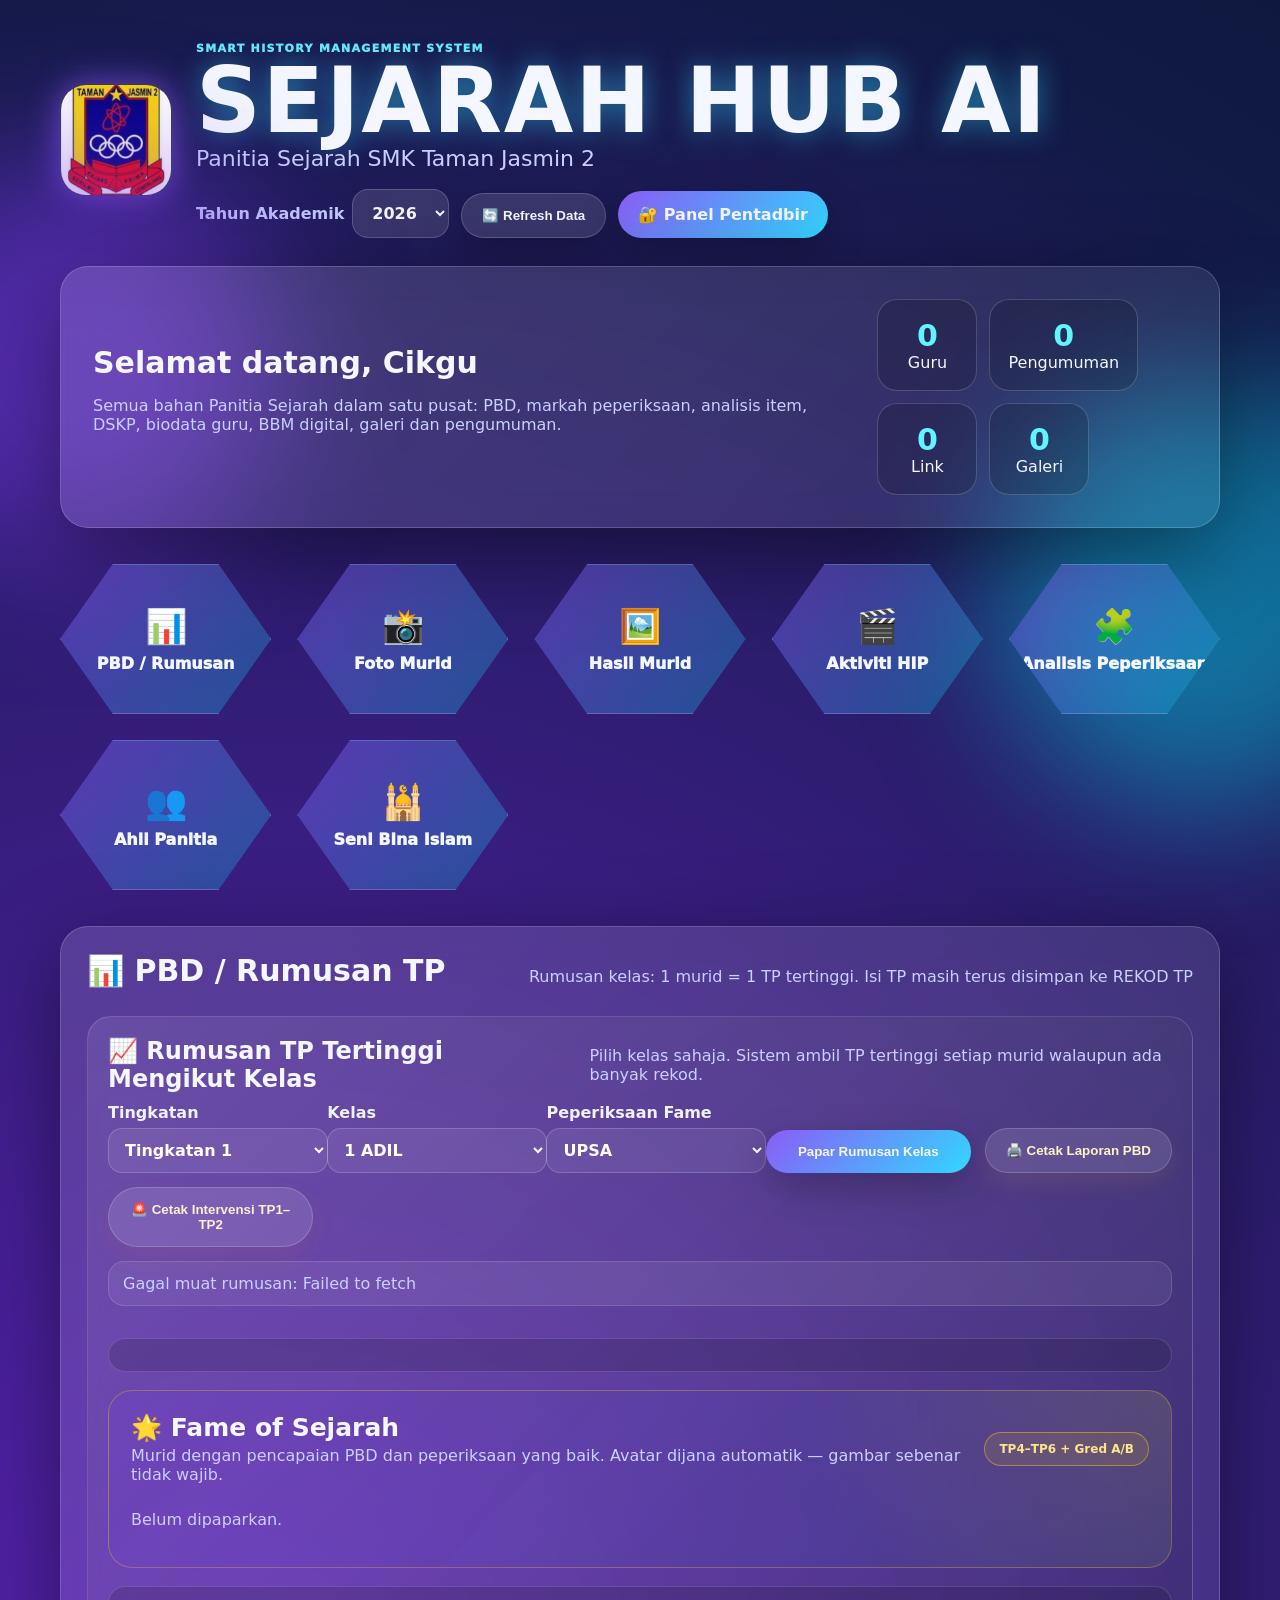
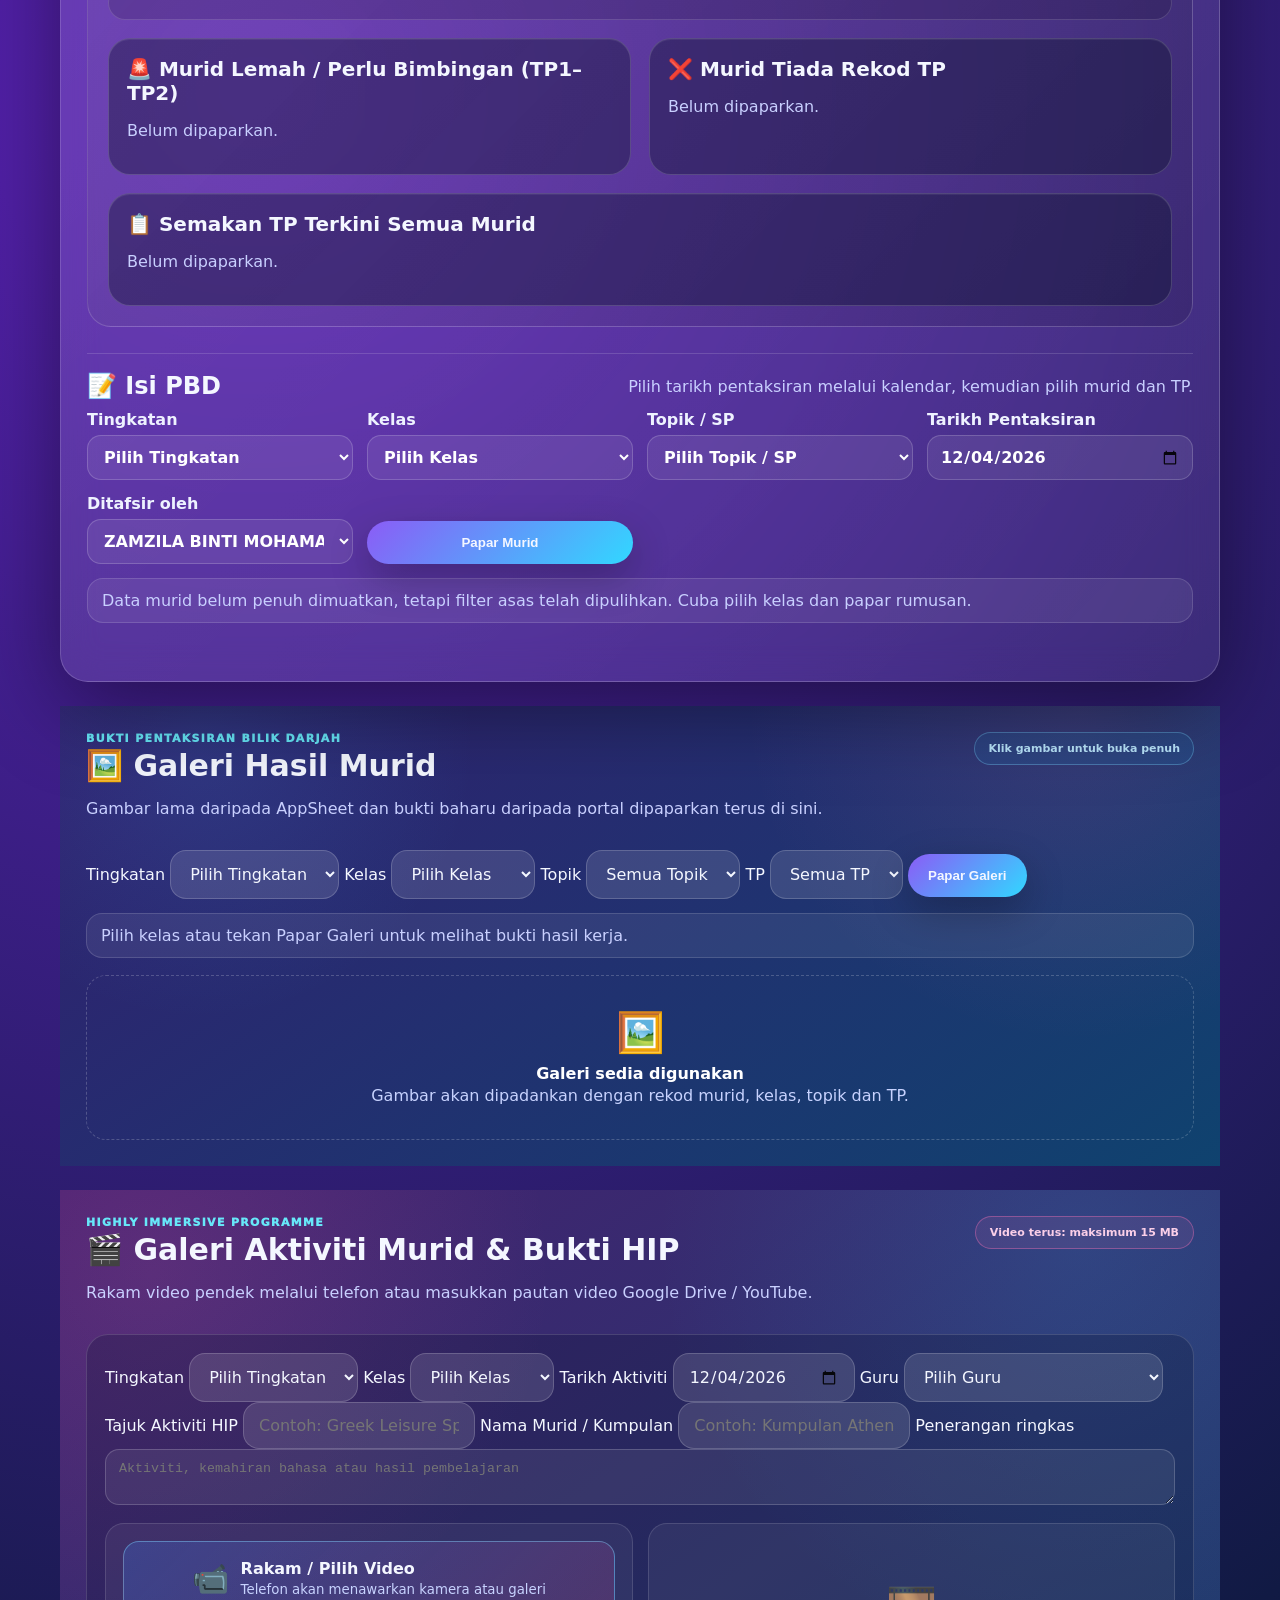
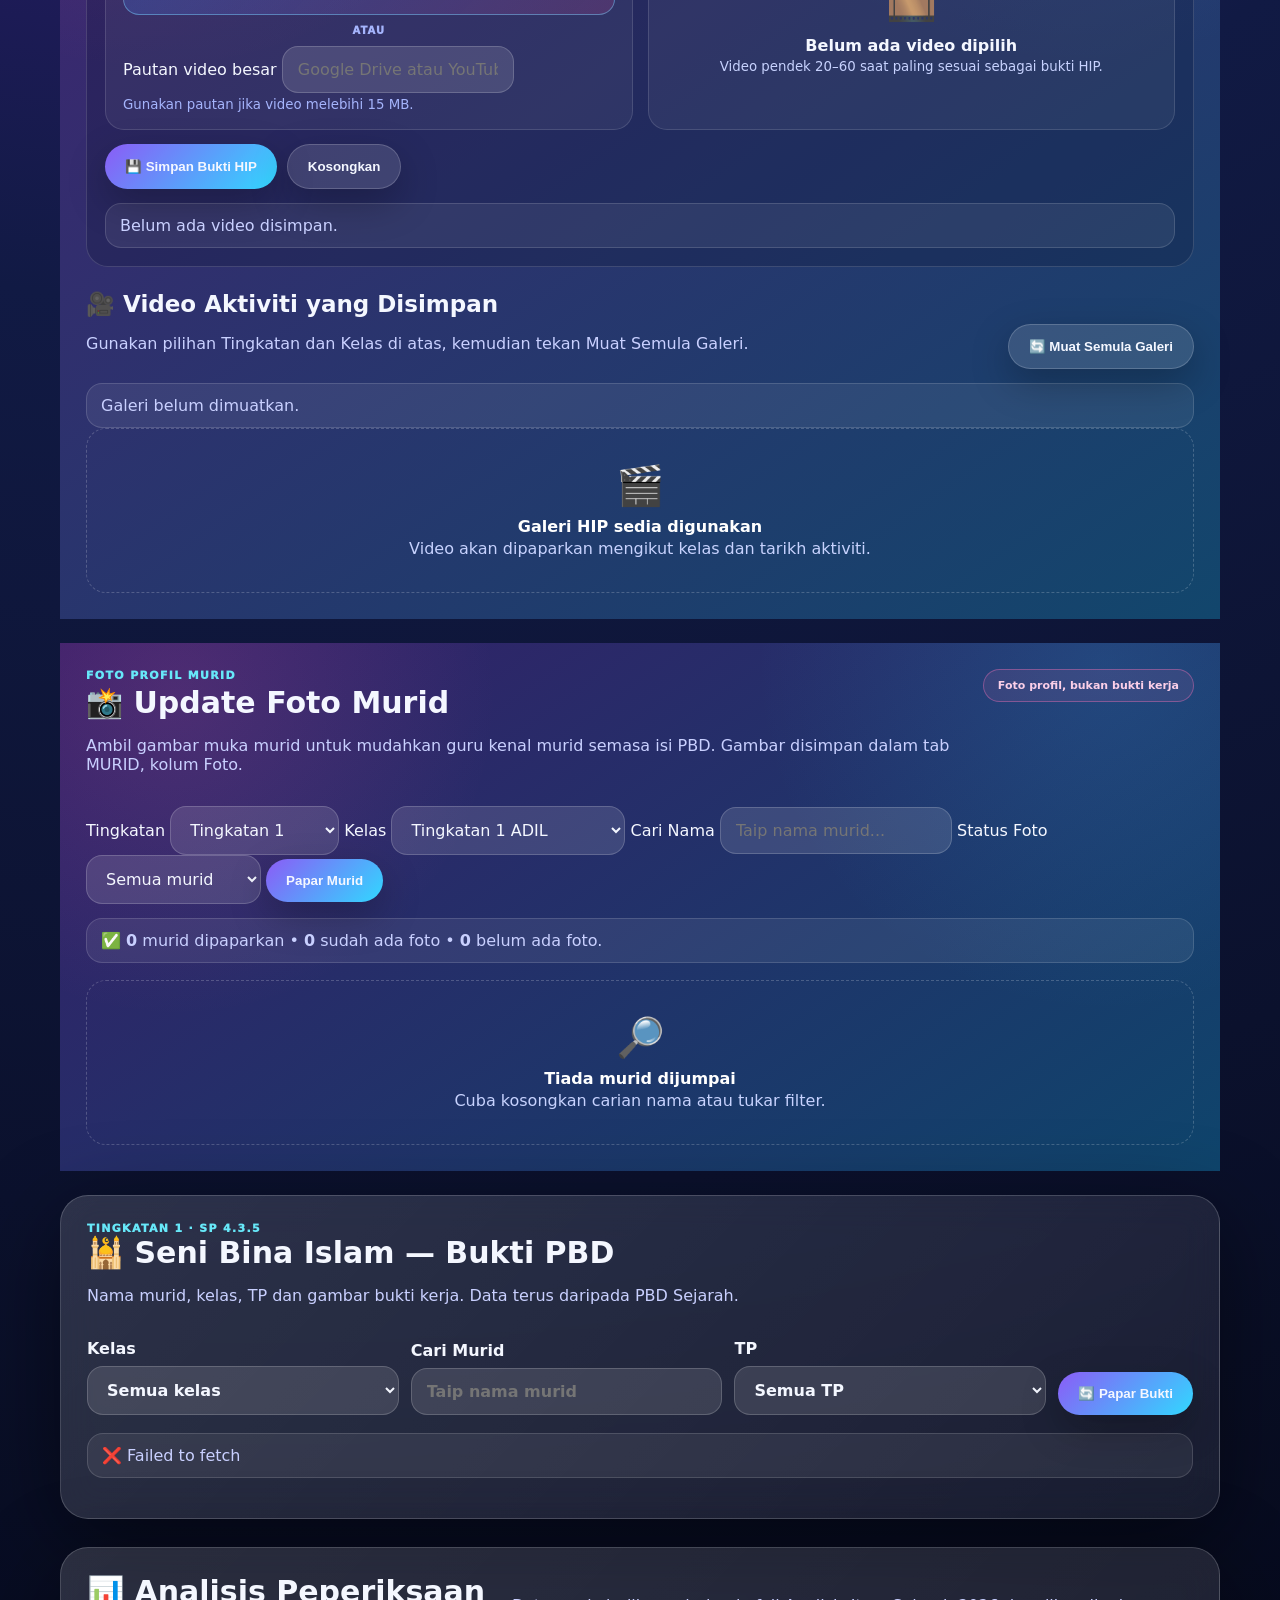
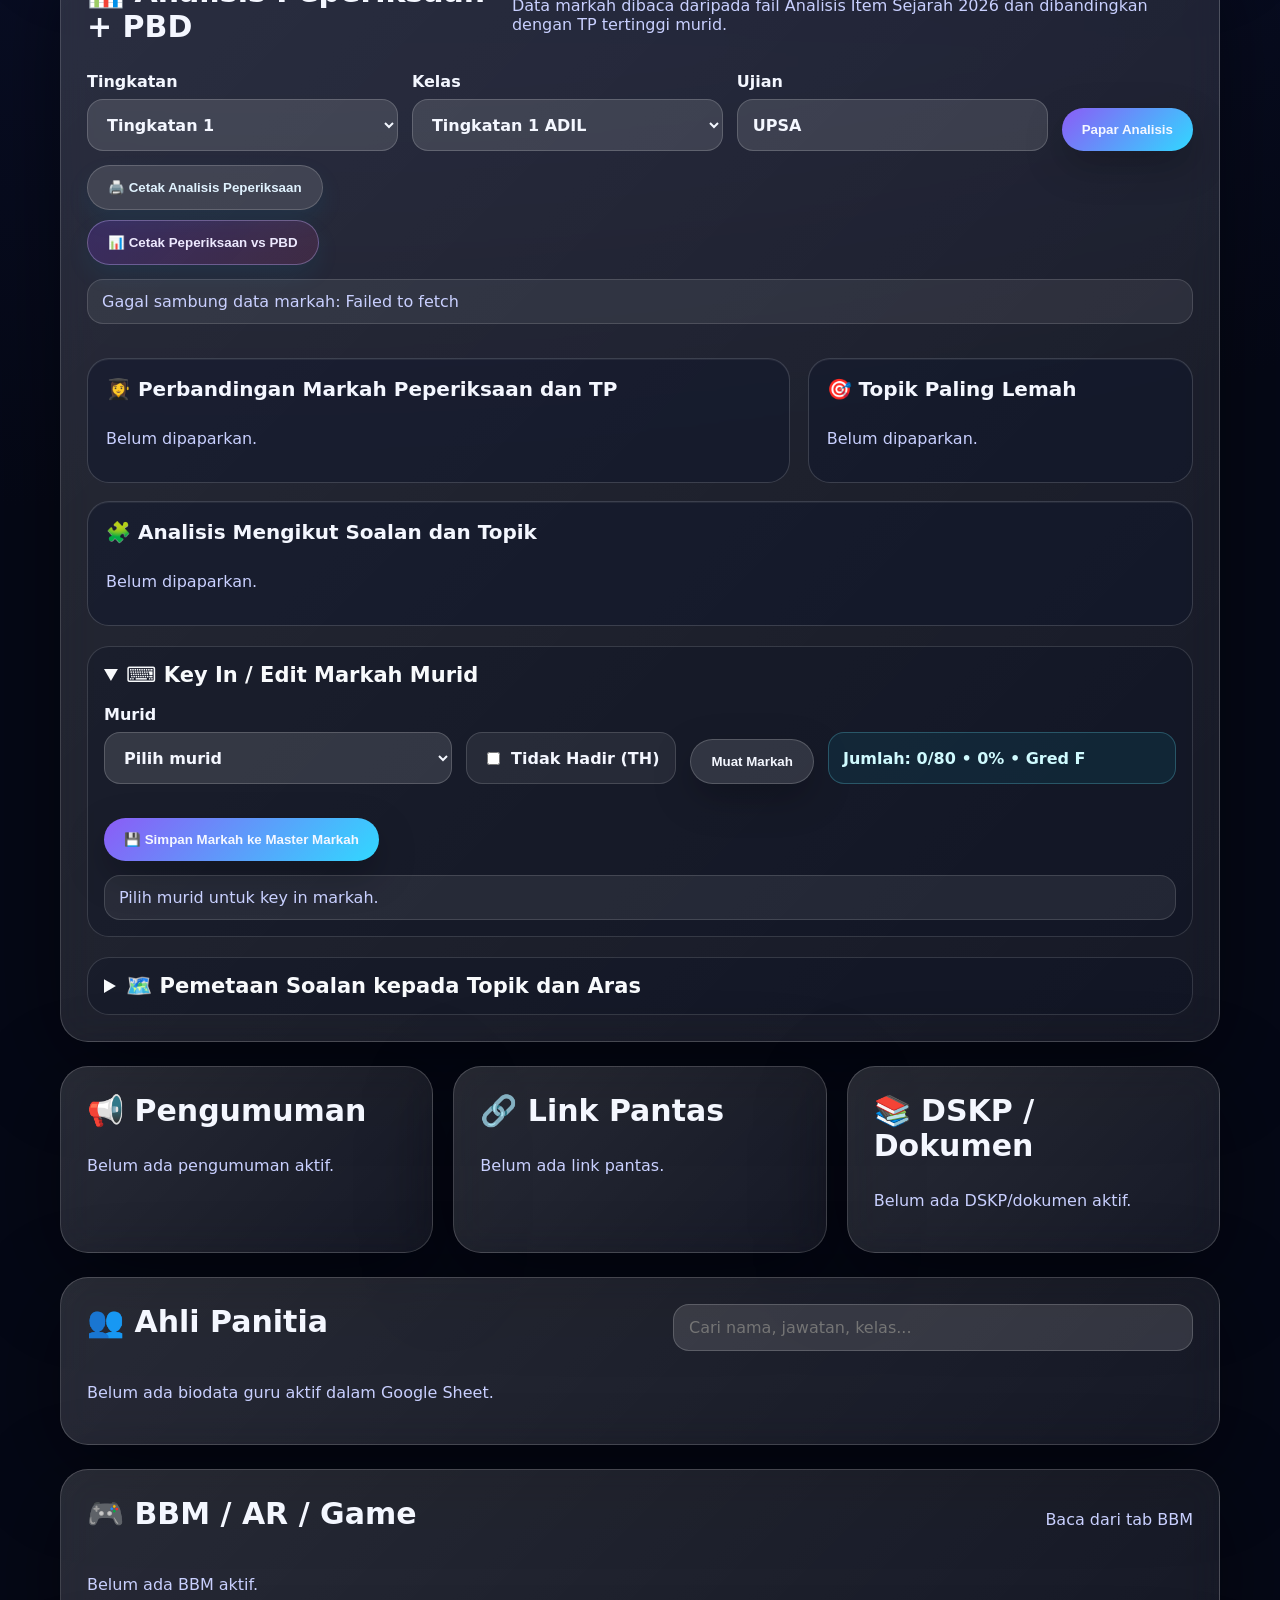
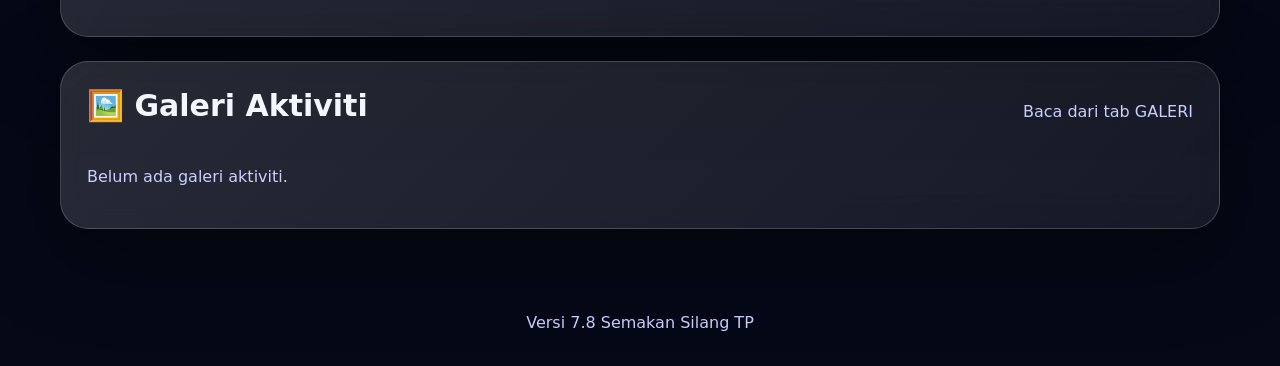
<file: index.html>
<!doctype html>
<html lang="ms">
<head>
  <meta charset="utf-8" />
  <meta name="viewport" content="width=device-width, initial-scale=1" />
  <title>Sejarah Hub AI | SMK Taman Jasmin 2</title>
  <link rel="stylesheet" href="style.css?v=780" />
</head>
<body class="portal-body">
  <div class="bg-orb orb-a"></div><div class="bg-orb orb-b"></div>
  <header class="hero">
    <img src="logo-smktj2.jpg" class="logo" alt="Logo SMK Taman Jasmin 2" onerror="this.onerror=null;this.src='assets/logo-smktj2.jpg'" />
    <div class="hero-text">
      <p class="eyebrow">Smart History Management System</p>
      <h1>SEJARAH HUB AI</h1>
      <p class="subtitle">Panitia Sejarah SMK Taman Jasmin 2</p>
      <div class="top-controls">
        <label>Tahun Akademik
          <select id="yearSelect"><option>2026</option><option>2027</option><option>2028</option><option>2029</option></select>
        </label>
        <button id="reloadBtn" class="pill">🔄 Refresh Data</button>
        <a href="admin.html" class="pill primary">🔐 Panel Pentadbir</a>
      </div>
    </div>
  </header>

  <main class="wrap">
    <section class="glass welcome">
      <div>
        <h2>Selamat datang, Cikgu</h2>
        <p>Semua bahan Panitia Sejarah dalam satu pusat: PBD, markah peperiksaan, analisis item, DSKP, biodata guru, BBM digital, galeri dan pengumuman.</p>
      </div>
      <div class="stat-strip" id="statStrip"></div>
    </section>

    <section class="hex-grid" id="menuGrid"></section>

    <section class="glass panel pbd-panel" id="pbdPanel">
      <div class="section-head">
        <h2>📊 PBD / Rumusan TP</h2>
        <span class="note">Rumusan kelas: 1 murid = 1 TP tertinggi. Isi TP masih terus disimpan ke REKOD TP</span>
      </div>

      <div class="pbd-summary-block">
        <div class="section-head compact-head">
          <h2>📈 Rumusan TP Tertinggi Mengikut Kelas</h2>
          <span class="note">Pilih kelas sahaja. Sistem ambil TP tertinggi setiap murid walaupun ada banyak rekod.</span>
        </div>
        <div class="pbd-controls summary-controls class-only-controls">
          <label>Tingkatan
            <select id="rumusTingkatan">
              <option value="">Pilih Tingkatan</option>
              <option value="1">Tingkatan 1</option>
              <option value="2">Tingkatan 2</option>
            </select>
          </label>
          <label>Kelas
            <select id="rumusKelas">
              <option value="">Pilih Kelas</option>
              <option value="ADIL">ADIL</option>
              <option value="BESTARI">BESTARI</option>
              <option value="CENDEKIA">CENDEKIA</option>
              <option value="DEDIKASI">DEDIKASI</option>
              <option value="EHSAN">EHSAN</option>
              <option value="GIGIH">GIGIH</option>
              <option value="JUJUR">JUJUR</option>
              <option value="PROGRESIF">PROGRESIF</option>
              <option value="RASIONAL">RASIONAL</option>
              <option value="TEKUN">TEKUN</option>
              <option value="USAHA">USAHA</option>
              <option value="YAKIN">YAKIN</option>
            </select>
          </label>
          <label>Peperiksaan Fame
            <select id="rumusUjian">
              <option value="UPSA">UPSA</option>
            </select>
          </label>
          <button class="pill primary" id="rumusRefreshBtn">Papar Rumusan Kelas</button>
          <button class="pill print-report-btn" id="pbdPrintReportBtn" onclick="openPbdPrintReport()">🖨️ Cetak Laporan PBD</button>
          <button class="pill intervention-report-btn" id="pbdInterventionReportBtn" onclick="openPbdInterventionReport()">🚨 Cetak Intervensi TP1–TP2</button>
        </div>
        <div id="pbdSummaryMeta" class="note pbd-status-box">Pilih tingkatan dan kelas untuk lihat rumusan.</div>
        <div id="pbdSummaryCards" class="summary-cards"></div>
        <div id="pbdTpChart" class="pbd-chart"></div>

        <section class="fame-section" aria-labelledby="fameHeading">
          <div class="section-head compact-head">
            <div>
              <h3 id="fameHeading">🌟 Fame of Sejarah</h3>
              <p class="note fame-note">Murid dengan pencapaian PBD dan peperiksaan yang baik. Avatar dijana automatik — gambar sebenar tidak wajib.</p>
            </div>
            <span class="fame-rule">TP4–TP6 + Gred A/B</span>
          </div>
          <div id="pbdFameGrid" class="fame-grid">
            <p class="note">Pilih kelas untuk melihat Fame of Sejarah.</p>
          </div>
        </section>

        <div id="pbdGuruSummary" class="teacher-summary"></div>
        <div class="pbd-list-grid">
          <div class="pbd-list-card">
            <h3>🚨 Murid Lemah / Perlu Bimbingan (TP1–TP2)</h3>
            <div id="pbdWeakList" class="pbd-mini-table"><p class="note">Belum dipaparkan.</p></div>
          </div>
          <div class="pbd-list-card">
            <h3>❌ Murid Tiada Rekod TP</h3>
            <div id="pbdNoRecordList" class="pbd-mini-table"><p class="note">Belum dipaparkan.</p></div>
          </div>
        </div>
        <div class="pbd-list-card full-list-card">
          <h3>📋 Semakan TP Terkini Semua Murid</h3>
          <div id="pbdAllTpList" class="pbd-mini-table"><p class="note">Belum dipaparkan.</p></div>
        </div>
      </div>

      <div class="section-head compact-head isi-head">
        <h2>📝 Isi PBD</h2>
        <span class="note">Pilih tarikh pentaksiran melalui kalendar, kemudian pilih murid dan TP.</span>
      </div>
      <div class="pbd-controls">
        <label>Tingkatan
          <select id="pbdTingkatan"><option value="">Pilih Tingkatan</option></select>
        </label>
        <label>Kelas
          <select id="pbdKelas"><option value="">Pilih Kelas</option></select>
        </label>
        <label>Topik / SP
          <select id="pbdTopik">
              <option value="">Pilih Topik / SP</option>
            </select>
        </label>
        <label>Tarikh Pentaksiran
          <input id="pbdTarikh" type="date" />
        </label>
        <label>Ditafsir oleh
          <select id="pbdGuru">
              <option value="">Pilih guru</option>
              <option value="ZAMZILA BINTI MOHAMAT">ZAMZILA BINTI MOHAMAT</option>
            </select>
        </label>
        <button class="pill primary" id="pbdLoadBtn">Papar Murid</button>
      </div>
      <div id="pbdStatus" class="note pbd-status-box"></div>
      <div id="pbdProgress" class="pbd-progress"></div>
      <div id="pbdStudents" class="pbd-students"></div>
      <div class="pbd-actions">
        <button class="pill primary" id="pbdSaveBtn" style="display:none">💾 Simpan TP ke Google Sheet</button>
      </div>
    </section>



    <section class="glass panel exam-panel" id="examPanel">
      <div class="section-head">
        <h2>📊 Analisis Peperiksaan + PBD</h2>
        <span class="note">Data markah dibaca daripada fail Analisis Item Sejarah 2026 dan dibandingkan dengan TP tertinggi murid.</span>
      </div>

      <div class="exam-controls">
        <label>Tingkatan
          <select id="examTingkatan"><option value="">Pilih Tingkatan</option></select>
        </label>
        <label>Kelas
          <select id="examKelas"><option value="">Pilih Kelas</option></select>
        </label>
        <label>Ujian
          <input id="examUjian" list="examUjianList" value="UPSA" placeholder="Contoh: UPSA" />
          <datalist id="examUjianList"><option value="UPSA"></option></datalist>
        </label>
        <button class="pill primary" id="examAnalyseBtn">Papar Analisis</button>
        <div id="examPrintActions" class="exam-print-actions">
          <button type="button" class="pill exam-report-btn" id="examPrintOnlyBtn">🖨️ Cetak Analisis Peperiksaan</button>
          <button type="button" class="pill exam-report-btn pbd-compare-btn" id="examPrintPbdBtn">📊 Cetak Peperiksaan vs PBD</button>
        </div>
      </div>

      <div id="examStatus" class="note pbd-status-box">Pilih tingkatan, kelas dan ujian.</div>
      <div id="examSummaryCards" class="summary-cards exam-summary-cards"></div>

      <div class="exam-two-col">
        <div class="pbd-list-card">
          <h3>👩‍🎓 Perbandingan Markah Peperiksaan dan TP</h3>
          <div id="examStudentTable" class="exam-table-wrap"><p class="note">Belum dipaparkan.</p></div>
        </div>
        <div class="pbd-list-card">
          <h3>🎯 Topik Paling Lemah</h3>
          <div id="examWeakTopics" class="exam-table-wrap"><p class="note">Belum dipaparkan.</p></div>
        </div>
      </div>

      <div class="pbd-list-card full-list-card">
        <h3>🧩 Analisis Mengikut Soalan dan Topik</h3>
        <div id="examItemTable" class="exam-table-wrap"><p class="note">Belum dipaparkan.</p></div>
      </div>

      <details class="exam-details" open>
        <summary>⌨️ Key In / Edit Markah Murid</summary>
        <div class="exam-keyin-head">
          <label>Murid
            <select id="examStudent"><option value="">Pilih murid</option></select>
          </label>
          <label class="check-label">
            <input id="examTH" type="checkbox" />
            Tidak Hadir (TH)
          </label>
          <button type="button" class="pill" id="examLoadStudentBtn">Muat Markah</button>
          <div id="examMarkPreview" class="mark-preview">Jumlah: 0/80 • 0% • Gred F</div>
        </div>
        <div id="examMarksGrid" class="exam-marks-grid"></div>
        <div class="pbd-actions">
          <button type="button" class="pill primary" id="examSaveBtn">💾 Simpan Markah ke Master Markah</button>
        </div>
        <div id="examSaveStatus" class="note pbd-status-box">Pilih murid untuk key in markah.</div>
      </details>

      <details class="exam-details">
        <summary>🗺️ Pemetaan Soalan kepada Topik dan Aras</summary>
        <p class="note">Seret kertas soalan ke kotak di bawah. Fail akan disimpan dalam Google Drive. Salin pautan dan hantar kepada Abah. Selepas Abah beri fail pemetaan, import fail itu di sini tanpa bayaran API.</p>

        <div id="questionDropZone" class="question-drop-zone" tabindex="0" role="button" aria-label="Muat naik kertas soalan">
          <input id="questionFileInput" type="file" accept=".pdf,.doc,.docx,.jpg,.jpeg,.png,.webp" hidden />
          <div class="question-drop-icon">📄</div>
          <div>
            <b>Seret & lepaskan kertas soalan di sini</b>
            <p>atau klik untuk pilih PDF, Word atau gambar • maksimum 8 MB</p>
          </div>
        </div>
        <div class="question-upload-actions">
          <button type="button" class="pill" id="questionChooseBtn">📎 Pilih Fail</button>
          <button type="button" class="pill" id="questionOpenBtn" hidden>👁️ Buka Fail</button>
          <button type="button" class="pill primary" id="questionCopyBtn" hidden>📋 Salin Pautan untuk Abah</button>
          <button type="button" class="pill primary" id="mappingImportBtn">📥 Import Pemetaan Abah</button>
          <button type="button" class="pill" id="mappingTemplateBtn">📄 Muat Turun Template</button>
          <input id="mappingImportInput" type="file" accept=".csv,.json,text/csv,application/json" hidden />
        </div>
        <div id="questionUploadStatus" class="note pbd-status-box">Belum ada kertas soalan. Selepas Abah beri fail CSV/JSON, tekan Import Pemetaan Abah.</div>

        <div id="examMapGrid" class="exam-map-grid"></div>
        <div class="pbd-actions">
          <button type="button" class="pill primary" id="examMapSaveBtn">💾 Simpan Pemetaan Item</button>
        </div>
        <div id="examMapStatus" class="note pbd-status-box">Pilih tingkatan dan ujian untuk pemetaan.</div>
      </details>
    </section>

    <section class="grid-3">
      <article class="glass panel">
        <h2>📢 Pengumuman</h2>
        <div id="pengumumanGrid" class="stack"></div>
      </article>
      <article class="glass panel">
        <h2>🔗 Link Pantas</h2>
        <div id="linkGrid" class="stack"></div>
      </article>
      <article class="glass panel">
        <h2>📚 DSKP / Dokumen</h2>
        <div id="dskpGrid" class="stack"></div>
      </article>
    </section>

    <section class="glass panel" id="guruPanel">
      <div class="section-head">
        <h2>👥 Ahli Panitia</h2>
        <input id="searchGuru" placeholder="Cari nama, jawatan, kelas..." />
      </div>
      <div id="guruGrid" class="guru-grid"></div>
    </section>

    <section class="glass panel">
      <div class="section-head"><h2>🎮 BBM / AR / Game</h2><span class="note">Baca dari tab BBM</span></div>
      <div id="bbmGrid" class="mini-grid"></div>
    </section>

    <section class="glass panel">
      <div class="section-head"><h2>🖼️ Galeri Aktiviti</h2><span class="note">Baca dari tab GALERI</span></div>
      <div id="galeriGrid" class="gallery-grid"></div>
    </section>
  </main>

  <dialog id="profileDialog" class="profile-dialog">
    <button class="close" onclick="closeProfile()">×</button>
    <div id="profileBody"></div>
  </dialog>

  <dialog id="studentExplorerDialog" class="profile-dialog student-explorer-dialog">
    <button class="close" onclick="closeStudentExplorer()">×</button>
    <div id="studentExplorerBody"></div>
  </dialog>

  <footer>Versi 7.8 Semakan Silang TP</footer>
  <script src="config.js"></script>
  <script src="script.js?v=792"></script>
  <link rel="stylesheet" href="seni-bina-islam.css?v=791">
  <script defer src="seni-bina-islam.js?v=791"></script>
</body>
</html>
</file>
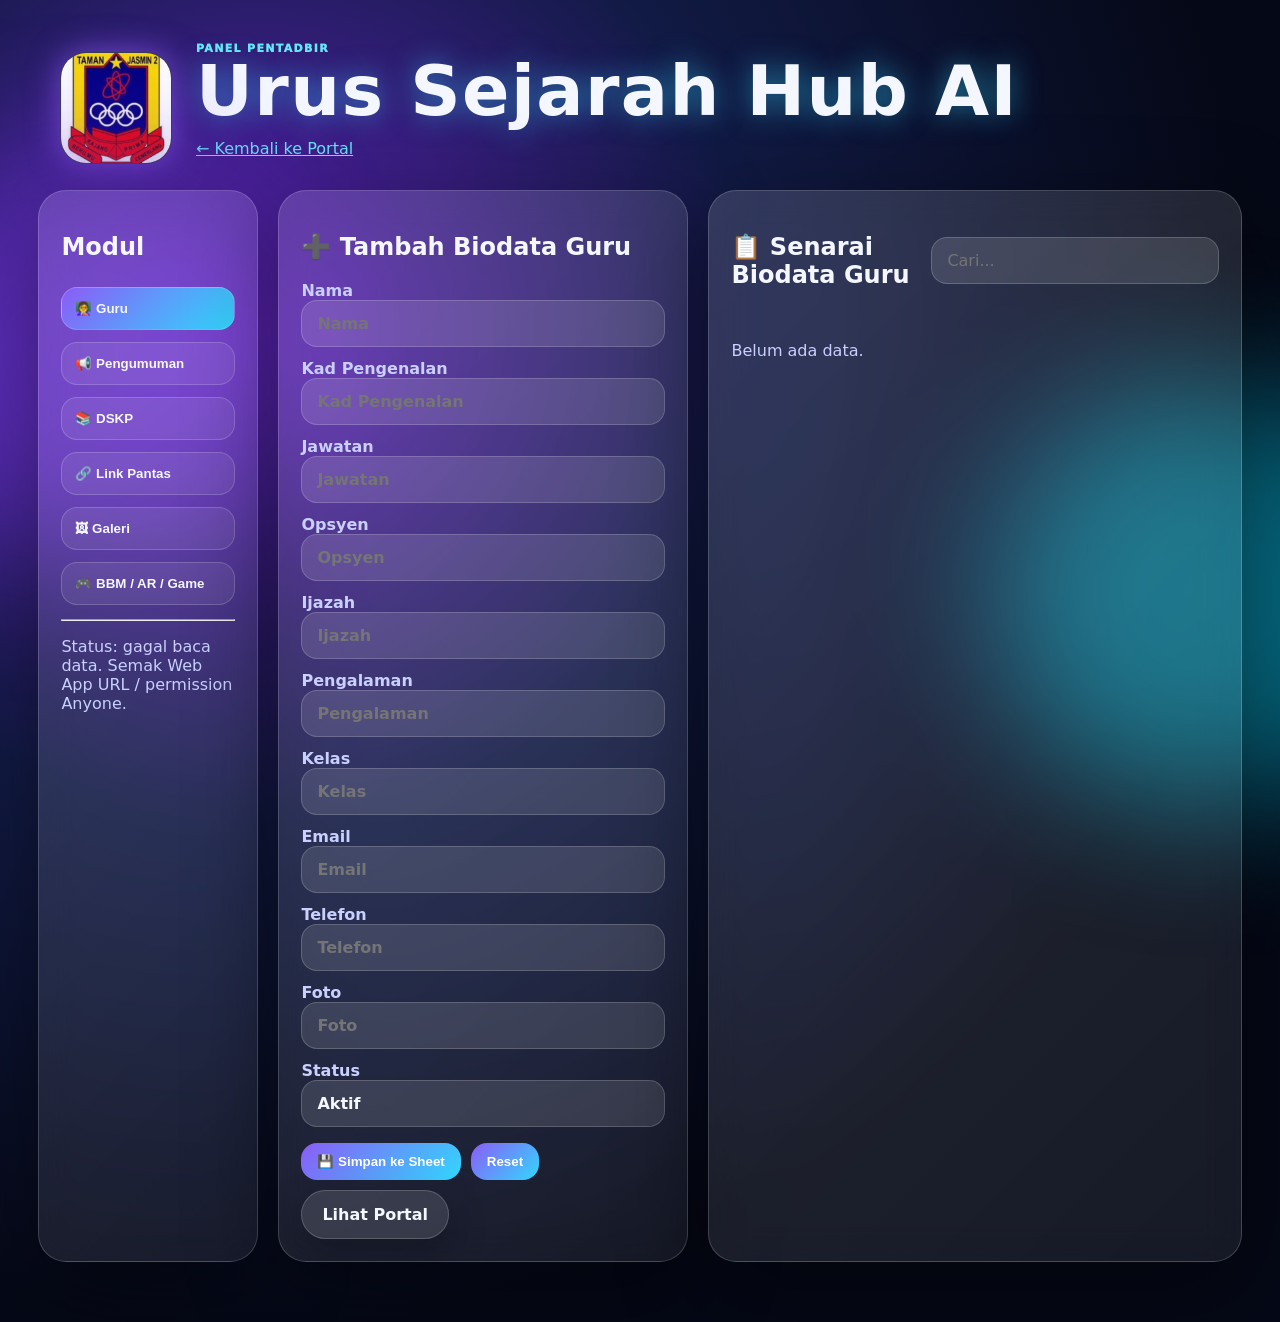
<file: admin.html>
<!doctype html>
<html lang="ms">
<head>
  <meta charset="utf-8" />
  <meta name="viewport" content="width=device-width, initial-scale=1" />
  <title>Panel Pentadbir | Sejarah Hub AI</title>
  <link rel="stylesheet" href="style.css?v=660" />
</head>
<body class="admin-body">
  <div class="bg-orb orb-a"></div><div class="bg-orb orb-b"></div>
  <header class="hero compact">
    <img src="logo-smktj2.jpg" class="logo" alt="Logo" onerror="this.onerror=null;this.src='assets/logo-smktj2.jpg'" />
    <div class="hero-text">
      <p class="eyebrow">Panel Pentadbir</p>
      <h1>Urus Sejarah Hub AI</h1>
      <p><a href="index.html" class="back">← Kembali ke Portal</a></p>
    </div>
  </header>

  <main class="admin-layout">
    <aside class="glass sidebar">
      <h2>Modul</h2>
      <button class="active" data-module="guru">👩‍🏫 Guru</button>
      <button data-module="pengumuman">📢 Pengumuman</button>
      <button data-module="dskp">📚 DSKP</button>
      <button data-module="linkPantas">🔗 Link Pantas</button>
      <button data-module="galeri">🖼 Galeri</button>
      <button data-module="bbm">🎮 BBM / AR / Game</button>
      <hr>
      <p class="note" id="statusText">Status: sedia</p>
    </aside>

    <section class="glass form-panel">
      <h2 id="formTitle">Tambah Data</h2>
      <form id="dataForm"></form>
    </section>

    <section class="glass list-panel">
      <div class="section-head"><h2 id="listTitle">Senarai Data</h2><input id="adminSearch" placeholder="Cari..." /></div>
      <div id="adminList" class="admin-list"></div>
    </section>
  </main>

  <script src="config.js"></script>
  <script src="admin.js?v=660"></script>
</body>
</html>
</file>
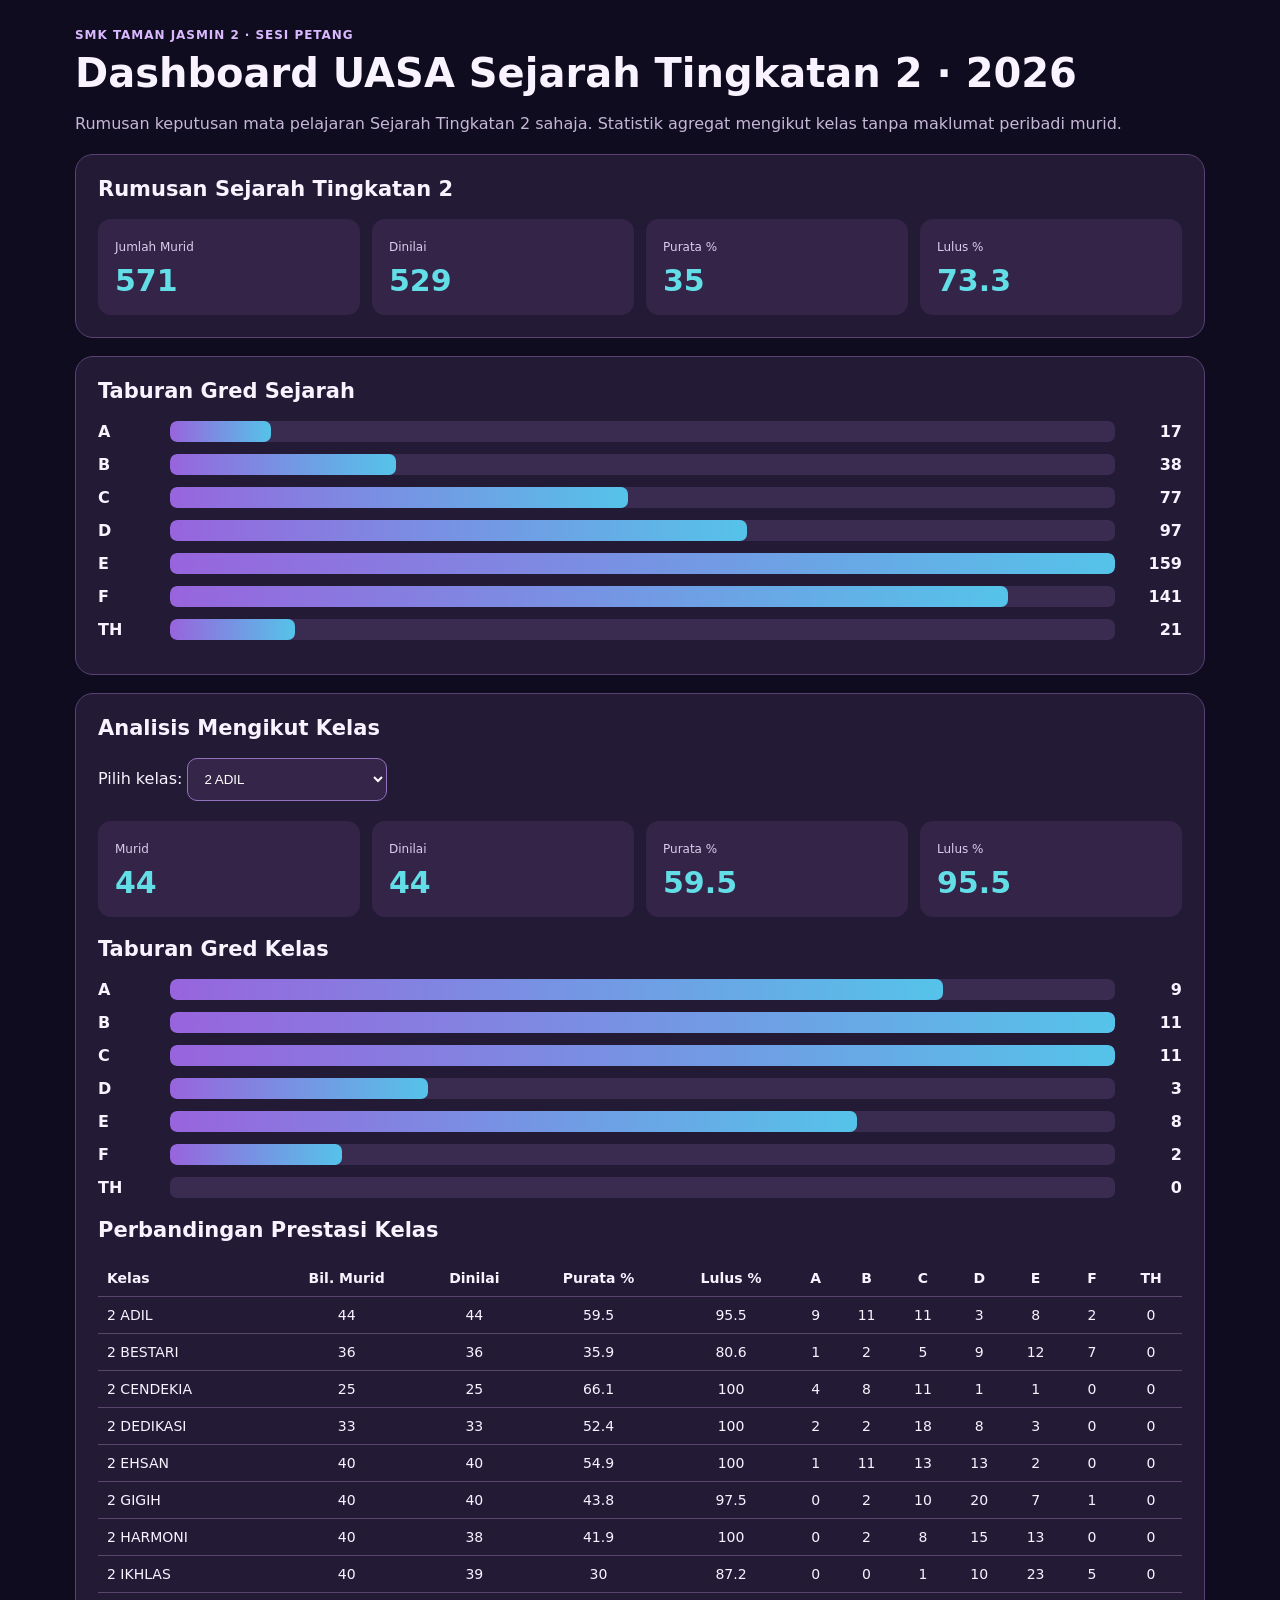
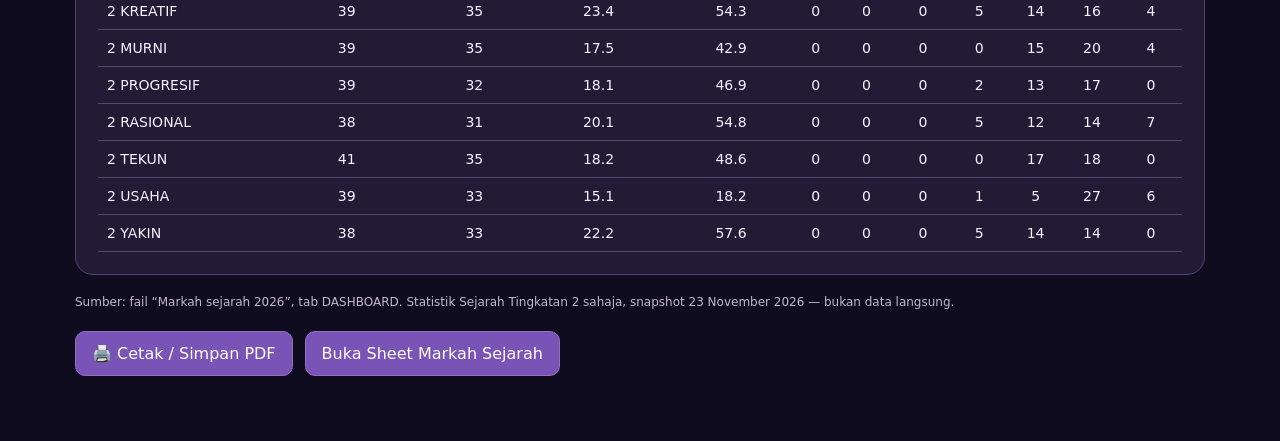
<file: dashboard-uasa-2026.html>
<!doctype html><html lang="ms"><head><meta charset="utf-8"><meta name="viewport" content="width=device-width,initial-scale=1">
<title>Dashboard UASA 2026 | Panitia Sejarah</title>
<style>
:root{font-family:system-ui,-apple-system,Segoe UI,sans-serif;color:#f8f3ff;background:#100c20}
*{box-sizing:border-box}body{margin:0}main{max-width:1170px;margin:auto;padding:28px 20px 45px}
h1{font-size:clamp(27px,4vw,40px);margin:8px 0}h2{font-size:21px;margin:0 0 18px}
.eyebrow{color:#dab9ff;font-size:12px;font-weight:800;letter-spacing:.08em}.sub{color:#c5b7d6;line-height:1.5}
.tabs{display:flex;gap:10px;flex-wrap:wrap;margin:20px 0}.tabs button,button{border:1px solid #9271be;background:#3a2a58;color:white;padding:12px 16px;border-radius:10px;cursor:pointer;font:inherit}.tabs button.active{background:#8657c5}
.panel{background:#231a36;border:1px solid #594272;border-radius:18px;padding:22px;margin:18px 0}
.grid{display:grid;grid-template-columns:repeat(4,minmax(0,1fr));gap:12px}.kpi{background:#342548;border-radius:13px;padding:17px}.kpi span{font-size:12px;color:#ddccea}.kpi strong{font-size:30px;display:block;margin-top:8px;color:#63dde6}
select{background:#352649;color:#fff;border:1px solid #9271be;border-radius:10px;padding:12px;min-width:200px;max-width:100%}
.barrow{display:grid;grid-template-columns:60px 1fr 55px;gap:12px;align-items:center;margin:12px 0}.track{background:#392c50;height:21px;border-radius:7px;overflow:hidden}.fill{background:linear-gradient(90deg,#9864dd,#55c3e9);height:100%;border-radius:7px}.count{text-align:right;font-weight:700}
.tablewrap{overflow:auto}table{border-collapse:collapse;width:100%;font-size:14px}th,td{text-align:center;border-bottom:1px solid #59466d;padding:10px 9px;white-space:nowrap}th:first-child,td:first-child{text-align:left}
.note{font-size:12px;color:#c2b6d0;line-height:1.5}.actions{display:flex;gap:12px;flex-wrap:wrap;margin:20px 0}.actions button{background:#7953b6}
.view[hidden]{display:none}.bottom{margin-top:20px}
@media(max-width:680px){.grid{grid-template-columns:repeat(2,minmax(0,1fr))}.panel{padding:15px}.kpi strong{font-size:25px}}
@media print{@page{size:A4 landscape;margin:12mm}body{background:white;color:black}main{max-width:none;padding:0}.eyebrow,.tabs,.actions,.sub{display:none!important}.panel{background:white;border:0;padding:0;margin:8px 0}.kpi{background:#eee!important;break-inside:avoid}.kpi span,.kpi strong{color:black}.track{background:#eee}.fill{background:#754aa6!important;print-color-adjust:exact;-webkit-print-color-adjust:exact}.note{color:#444}th,td{border-color:#999}h1{font-size:22pt}}
</style></head><body><main>
<div class="eyebrow">SMK TAMAN JASMIN 2 · SESI PETANG</div>
<h1>Dashboard UASA Sejarah Tingkatan 2 · 2026</h1>
<p class="sub">Rumusan keputusan mata pelajaran Sejarah Tingkatan 2 sahaja. Statistik agregat mengikut kelas tanpa maklumat peribadi murid.</p>
<section id="viewSej" class="view">
<div class="panel"><h2>Rumusan Sejarah Tingkatan 2</h2><div class="grid" id="sejKpi"></div></div>
<div class="panel"><h2>Taburan Gred Sejarah</h2><div id="grades"></div></div>
<div class="panel"><h2>Analisis Mengikut Kelas</h2><label for="kelas">Pilih kelas: </label><select id="kelas"></select><div class="grid bottom" id="classKpi"></div><h2 class="bottom">Taburan Gred Kelas</h2><div id="classGrades"></div><h2 class="bottom">Perbandingan Prestasi Kelas</h2><div class="tablewrap"><table><thead><tr><th>Kelas</th><th>Bil. Murid</th><th>Dinilai</th><th>Purata %</th><th>Lulus %</th><th>A</th><th>B</th><th>C</th><th>D</th><th>E</th><th>F</th><th>TH</th></tr></thead><tbody id="classRows"></tbody></table></div></div>
</section>
<p class="note">Sumber: fail “Markah sejarah 2026”, tab DASHBOARD. Statistik Sejarah Tingkatan 2 sahaja, snapshot 23 November 2026 — bukan data langsung.</p>
<div class="actions"><button id="print" type="button">🖨️ Cetak / Simpan PDF</button><button id="source1" type="button">Buka Sheet Markah Sejarah</button></div>
</main><script>
'use strict';
const db={"overall":{"total":571,"assessed":529,"mean":35,"pass":73.3},"grades":[{"grade":"A","n":17},{"grade":"B","n":38},{"grade":"C","n":77},{"grade":"D","n":97},{"grade":"E","n":159},{"grade":"F","n":141},{"grade":"TH","n":21}],"classes":[{"name":"2 ADIL","total":44,"assessed":44,"mean":59.5,"pass":95.5,"grades":[9,11,11,3,8,2,0]},{"name":"2 BESTARI","total":36,"assessed":36,"mean":35.9,"pass":80.6,"grades":[1,2,5,9,12,7,0]},{"name":"2 CENDEKIA","total":25,"assessed":25,"mean":66.1,"pass":100,"grades":[4,8,11,1,1,0,0]},{"name":"2 DEDIKASI","total":33,"assessed":33,"mean":52.4,"pass":100,"grades":[2,2,18,8,3,0,0]},{"name":"2 EHSAN","total":40,"assessed":40,"mean":54.9,"pass":100,"grades":[1,11,13,13,2,0,0]},{"name":"2 GIGIH","total":40,"assessed":40,"mean":43.8,"pass":97.5,"grades":[0,2,10,20,7,1,0]},{"name":"2 HARMONI","total":40,"assessed":38,"mean":41.9,"pass":100,"grades":[0,2,8,15,13,0,0]},{"name":"2 IKHLAS","total":40,"assessed":39,"mean":30,"pass":87.2,"grades":[0,0,1,10,23,5,0]},{"name":"2 KREATIF","total":39,"assessed":35,"mean":23.4,"pass":54.3,"grades":[0,0,0,5,14,16,4]},{"name":"2 MURNI","total":39,"assessed":35,"mean":17.5,"pass":42.9,"grades":[0,0,0,0,15,20,4]},{"name":"2 PROGRESIF","total":39,"assessed":32,"mean":18.1,"pass":46.9,"grades":[0,0,0,2,13,17,0]},{"name":"2 RASIONAL","total":38,"assessed":31,"mean":20.1,"pass":54.8,"grades":[0,0,0,5,12,14,7]},{"name":"2 TEKUN","total":41,"assessed":35,"mean":18.2,"pass":48.6,"grades":[0,0,0,0,17,18,0]},{"name":"2 USAHA","total":39,"assessed":33,"mean":15.1,"pass":18.2,"grades":[0,0,0,1,5,27,6]},{"name":"2 YAKIN","total":38,"assessed":33,"mean":22.2,"pass":57.6,"grades":[0,0,0,5,14,14,0]}],"subjects":[{"name":"BM","present":109,"pass":"93.58%","gpmp":"3.26"},{"name":"BI","present":546,"pass":"87.18%","gpmp":"3.29"},{"name":"MAT","present":401,"pass":"82.54%","gpmp":"4.33"},{"name":"SEJ","present":529,"pass":"74.86%","gpmp":"4.43"},{"name":"SN","present":73,"pass":"100.00%","gpmp":"3.56"},{"name":"PAI","present":82,"pass":"100.00%","gpmp":"2.89"},{"name":"RBT","present":247,"pass":"99.60%","gpmp":"2.18"},{"name":"BC","present":44,"pass":"68.18%","gpmp":"5.02"}]};
const $=id=>document.getElementById(id);
const labels=['A','B','C','D','E','F','TH'];
const num=x=>Number(x)||0;
function kpi(title,value){const div=document.createElement('div');div.className='kpi';const a=document.createElement('span');a.textContent=title;const b=document.createElement('strong');b.textContent=String(value);div.append(a,b);return div}
function chart(node,values){node.replaceChildren();const max=Math.max(1,...values.map(x=>x.n));values.forEach(v=>{const row=document.createElement('div');row.className='barrow';const title=document.createElement('strong');title.textContent=v.grade;const track=document.createElement('div');track.className='track';const bar=document.createElement('div');bar.className='fill';bar.style.width=(100*v.n/max)+'%';track.append(bar);const n=document.createElement('span');n.className='count';n.textContent=v.n;row.append(title,track,n);node.append(row)})}
function td(row,value){const c=document.createElement('td');c.textContent=String(value);row.append(c)}
function choose(v){const c=db.classes.find(x=>x.name===v)||db.classes[0];if(!c)return; $('classKpi').replaceChildren(kpi('Murid',c.total),kpi('Dinilai',c.assessed),kpi('Purata %',c.mean),kpi('Lulus %',c.pass));chart($('classGrades'),labels.map((grade,i)=>({grade,n:c.grades[i]})))}
$('sejKpi').replaceChildren(kpi('Jumlah Murid',db.overall.total),kpi('Dinilai',db.overall.assessed),kpi('Purata %',db.overall.mean),kpi('Lulus %',db.overall.pass));
chart($('grades'),db.grades);
db.classes.forEach(c=>{const o=document.createElement('option');o.value=c.name;o.textContent=c.name;$('kelas').append(o);const row=document.createElement('tr');[c.name,c.total,c.assessed,c.mean,c.pass,...c.grades].forEach(x=>td(row,x));$('classRows').append(row)});
$('kelas').onchange=()=>choose($('kelas').value);choose(db.classes[0]?.name);
$('print').onclick=()=>window.print();
$('source1').onclick=()=>window.open('https://docs.google.com/spreadsheets/d/1ZOr9ASygtWhnIDlrunv2K-Y0iduvlT7toKIrN_Kygxo/edit','_blank','noopener,noreferrer');
</script></body></html>
</file>
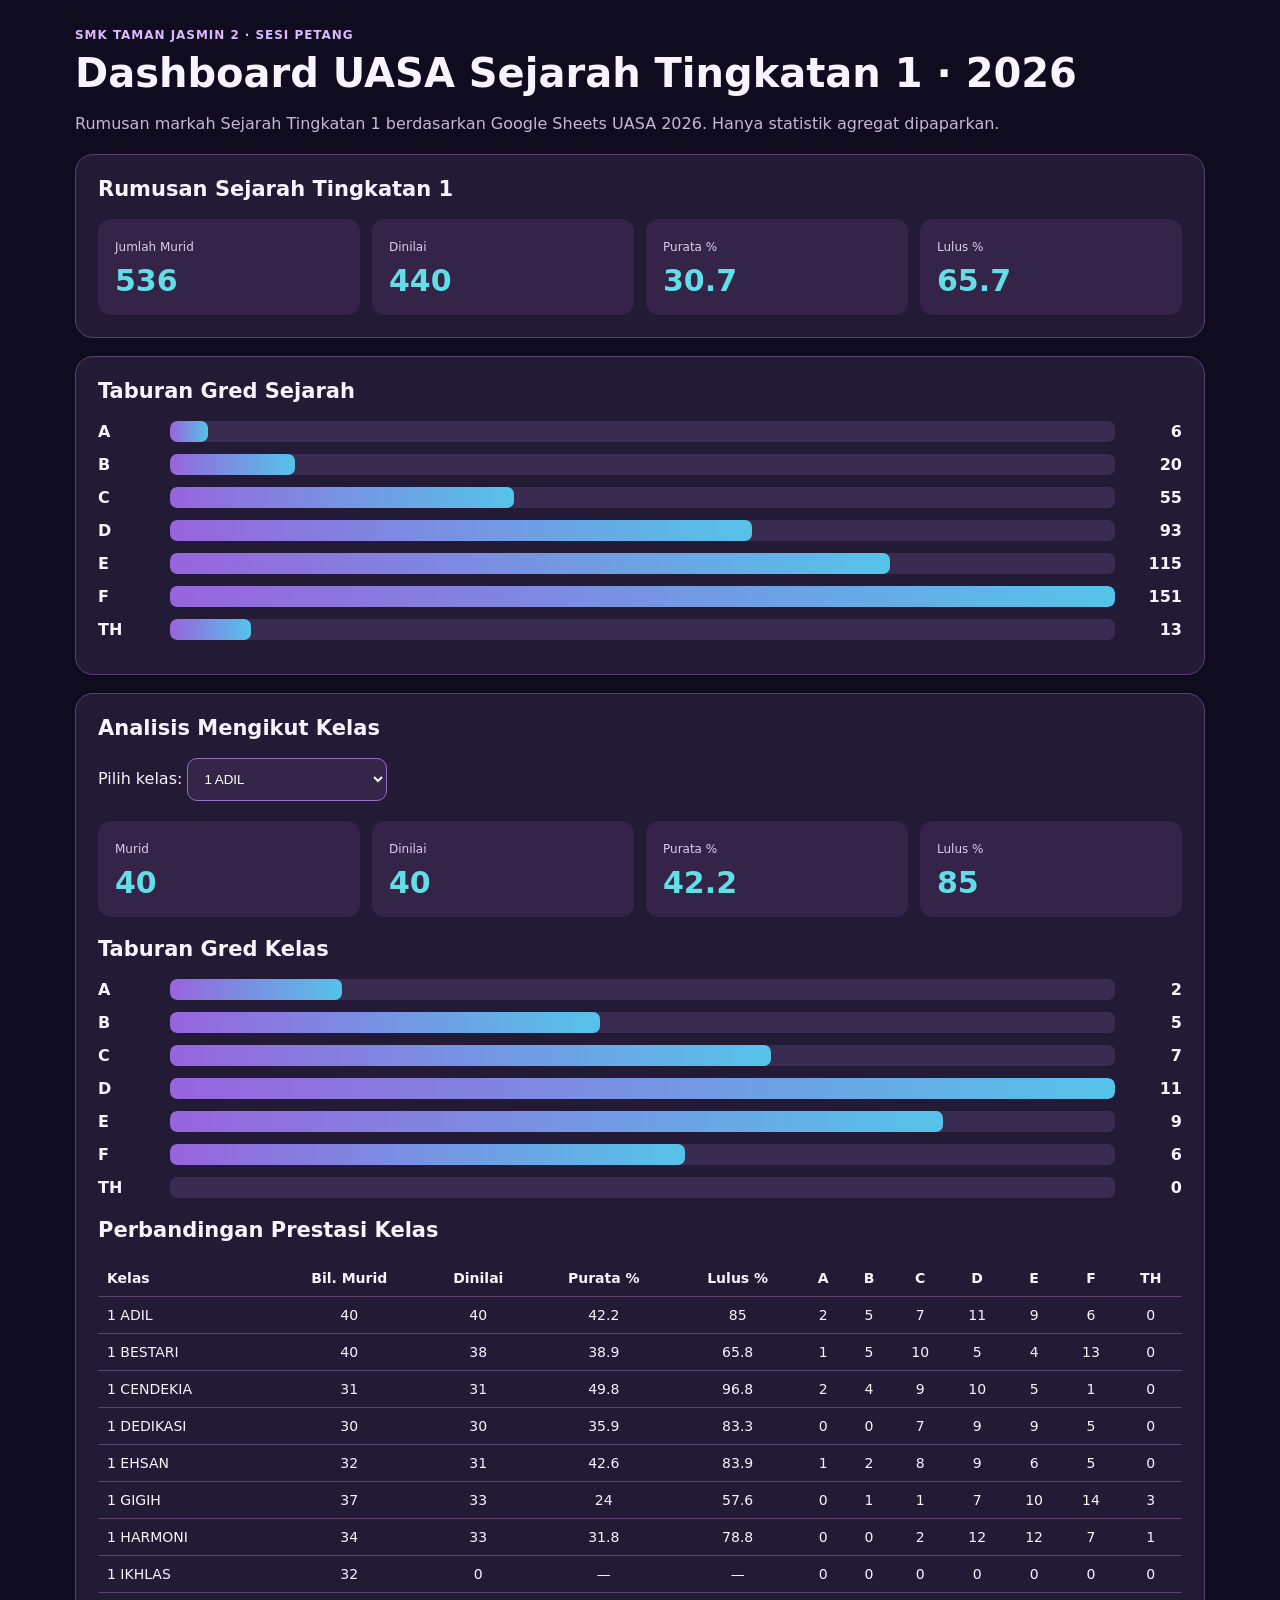
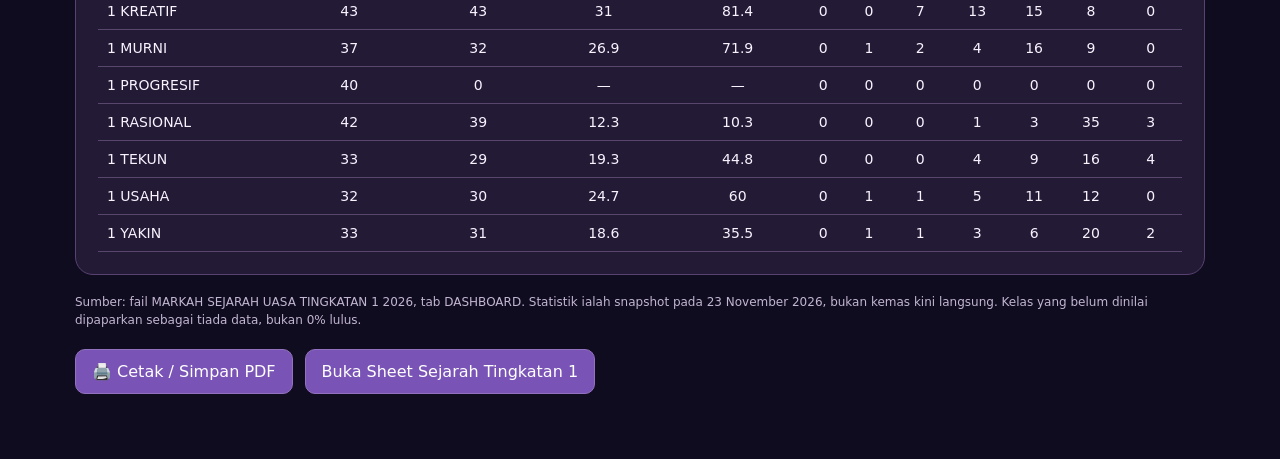
<file: dashboard-uasa-t1-2026.html>
<!doctype html><html lang="ms"><head><meta charset="utf-8"><meta name="viewport" content="width=device-width,initial-scale=1">
<title>Dashboard UASA Tingkatan 1 2026 | Panitia Sejarah</title>
<style>
:root{font-family:system-ui,-apple-system,Segoe UI,sans-serif;color:#f8f3ff;background:#100c20}
*{box-sizing:border-box}body{margin:0}main{max-width:1170px;margin:auto;padding:28px 20px 45px}
h1{font-size:clamp(27px,4vw,40px);margin:8px 0}h2{font-size:21px;margin:0 0 18px}
.eyebrow{color:#dab9ff;font-size:12px;font-weight:800;letter-spacing:.08em}.sub{color:#c5b7d6;line-height:1.5}
.tabs{display:flex;gap:10px;flex-wrap:wrap;margin:20px 0}.tabs button,button{border:1px solid #9271be;background:#3a2a58;color:white;padding:12px 16px;border-radius:10px;cursor:pointer;font:inherit}.tabs button.active{background:#8657c5}
.panel{background:#231a36;border:1px solid #594272;border-radius:18px;padding:22px;margin:18px 0}
.grid{display:grid;grid-template-columns:repeat(4,minmax(0,1fr));gap:12px}.kpi{background:#342548;border-radius:13px;padding:17px}.kpi span{font-size:12px;color:#ddccea}.kpi strong{font-size:30px;display:block;margin-top:8px;color:#63dde6}
select{background:#352649;color:#fff;border:1px solid #9271be;border-radius:10px;padding:12px;min-width:200px;max-width:100%}
.barrow{display:grid;grid-template-columns:60px 1fr 55px;gap:12px;align-items:center;margin:12px 0}.track{background:#392c50;height:21px;border-radius:7px;overflow:hidden}.fill{background:linear-gradient(90deg,#9864dd,#55c3e9);height:100%;border-radius:7px}.count{text-align:right;font-weight:700}
.tablewrap{overflow:auto}table{border-collapse:collapse;width:100%;font-size:14px}th,td{text-align:center;border-bottom:1px solid #59466d;padding:10px 9px;white-space:nowrap}th:first-child,td:first-child{text-align:left}
.note{font-size:12px;color:#c2b6d0;line-height:1.5}.actions{display:flex;gap:12px;flex-wrap:wrap;margin:20px 0}.actions button{background:#7953b6}
.view[hidden]{display:none}.bottom{margin-top:20px}
@media(max-width:680px){.grid{grid-template-columns:repeat(2,minmax(0,1fr))}.panel{padding:15px}.kpi strong{font-size:25px}}
@media print{@page{size:A4 landscape;margin:12mm}body{background:white;color:black}main{max-width:none;padding:0}.eyebrow,.tabs,.actions,.sub{display:none!important}.panel{background:white;border:0;padding:0;margin:8px 0}.kpi{background:#eee!important;break-inside:avoid}.kpi span,.kpi strong{color:black}.track{background:#eee}.fill{background:#754aa6!important;print-color-adjust:exact;-webkit-print-color-adjust:exact}.note{color:#444}th,td{border-color:#999}h1{font-size:22pt}}
</style></head><body><main>
<div class="eyebrow">SMK TAMAN JASMIN 2 · SESI PETANG</div>
<h1>Dashboard UASA Sejarah Tingkatan 1 · 2026</h1>
<p class="sub">Rumusan markah Sejarah Tingkatan 1 berdasarkan Google Sheets UASA 2026. Hanya statistik agregat dipaparkan.</p>
<section id="viewSej" class="view">
<div class="panel"><h2>Rumusan Sejarah Tingkatan 1</h2><div class="grid" id="sejKpi"></div></div>
<div class="panel"><h2>Taburan Gred Sejarah</h2><div id="grades"></div></div>
<div class="panel"><h2>Analisis Mengikut Kelas</h2><label for="kelas">Pilih kelas: </label><select id="kelas"></select><div class="grid bottom" id="classKpi"></div><h2 class="bottom">Taburan Gred Kelas</h2><div id="classGrades"></div><h2 class="bottom">Perbandingan Prestasi Kelas</h2><div class="tablewrap"><table><thead><tr><th>Kelas</th><th>Bil. Murid</th><th>Dinilai</th><th>Purata %</th><th>Lulus %</th><th>A</th><th>B</th><th>C</th><th>D</th><th>E</th><th>F</th><th>TH</th></tr></thead><tbody id="classRows"></tbody></table></div></div>
</section>
<p class="note">Sumber: fail MARKAH SEJARAH UASA TINGKATAN 1 2026, tab DASHBOARD. Statistik ialah snapshot pada 23 November 2026, bukan kemas kini langsung. Kelas yang belum dinilai dipaparkan sebagai tiada data, bukan 0% lulus.</p>
<div class="actions"><button id="print" type="button">🖨️ Cetak / Simpan PDF</button><button id="source1" type="button">Buka Sheet Sejarah Tingkatan 1</button></div>
</main><script>
'use strict';
const db={"overall":{"total":536,"assessed":440,"mean":30.7,"pass":65.7},"grades":[{"grade":"A","n":6},{"grade":"B","n":20},{"grade":"C","n":55},{"grade":"D","n":93},{"grade":"E","n":115},{"grade":"F","n":151},{"grade":"TH","n":13}],"classes":[{"name":"1 ADIL","total":40,"assessed":40,"mean":42.2,"pass":85,"grades":[2,5,7,11,9,6,0]},{"name":"1 BESTARI","total":40,"assessed":38,"mean":38.9,"pass":65.8,"grades":[1,5,10,5,4,13,0]},{"name":"1 CENDEKIA","total":31,"assessed":31,"mean":49.8,"pass":96.8,"grades":[2,4,9,10,5,1,0]},{"name":"1 DEDIKASI","total":30,"assessed":30,"mean":35.9,"pass":83.3,"grades":[0,0,7,9,9,5,0]},{"name":"1 EHSAN","total":32,"assessed":31,"mean":42.6,"pass":83.9,"grades":[1,2,8,9,6,5,0]},{"name":"1 GIGIH","total":37,"assessed":33,"mean":24,"pass":57.6,"grades":[0,1,1,7,10,14,3]},{"name":"1 HARMONI","total":34,"assessed":33,"mean":31.8,"pass":78.8,"grades":[0,0,2,12,12,7,1]},{"name":"1 IKHLAS","total":32,"assessed":0,"mean":null,"pass":null,"grades":[0,0,0,0,0,0,0]},{"name":"1 KREATIF","total":43,"assessed":43,"mean":31,"pass":81.4,"grades":[0,0,7,13,15,8,0]},{"name":"1 MURNI","total":37,"assessed":32,"mean":26.9,"pass":71.9,"grades":[0,1,2,4,16,9,0]},{"name":"1 PROGRESIF","total":40,"assessed":0,"mean":null,"pass":null,"grades":[0,0,0,0,0,0,0]},{"name":"1 RASIONAL","total":42,"assessed":39,"mean":12.3,"pass":10.3,"grades":[0,0,0,1,3,35,3]},{"name":"1 TEKUN","total":33,"assessed":29,"mean":19.3,"pass":44.8,"grades":[0,0,0,4,9,16,4]},{"name":"1 USAHA","total":32,"assessed":30,"mean":24.7,"pass":60,"grades":[0,1,1,5,11,12,0]},{"name":"1 YAKIN","total":33,"assessed":31,"mean":18.6,"pass":35.5,"grades":[0,1,1,3,6,20,2]}],"subjects":[]};
const $=id=>document.getElementById(id);
const labels=['A','B','C','D','E','F','TH'];
const num=x=>Number(x)||0;
function kpi(title,value){const div=document.createElement('div');div.className='kpi';const a=document.createElement('span');a.textContent=title;const b=document.createElement('strong');b.textContent=String(value);div.append(a,b);return div}
function chart(node,values){node.replaceChildren();const max=Math.max(1,...values.map(x=>x.n));values.forEach(v=>{const row=document.createElement('div');row.className='barrow';const title=document.createElement('strong');title.textContent=v.grade;const track=document.createElement('div');track.className='track';const bar=document.createElement('div');bar.className='fill';bar.style.width=(100*v.n/max)+'%';track.append(bar);const n=document.createElement('span');n.className='count';n.textContent=v.n;row.append(title,track,n);node.append(row)})}
function td(row,value){const c=document.createElement('td');c.textContent=String(value);row.append(c)}
function choose(v){const c=db.classes.find(x=>x.name===v)||db.classes[0];if(!c)return; $('classKpi').replaceChildren(kpi('Murid',c.total),kpi('Dinilai',c.assessed),kpi('Purata %',c.mean??'Belum ada'),kpi('Lulus %',c.pass??'Belum ada'));chart($('classGrades'),labels.map((grade,i)=>({grade,n:c.grades[i]})))}
$('sejKpi').replaceChildren(kpi('Jumlah Murid',db.overall.total),kpi('Dinilai',db.overall.assessed),kpi('Purata %',db.overall.mean),kpi('Lulus %',db.overall.pass));
chart($('grades'),db.grades);
db.classes.forEach(c=>{const o=document.createElement('option');o.value=c.name;o.textContent=c.name;$('kelas').append(o);const row=document.createElement('tr');[c.name,c.total,c.assessed,c.mean??'—',c.pass??'—',...c.grades].forEach(x=>td(row,x));$('classRows').append(row)});
$('kelas').onchange=()=>choose($('kelas').value);choose(db.classes[0]?.name);
$('print').onclick=()=>window.print();
$('source1').onclick=()=>window.open('https://docs.google.com/spreadsheets/d/10w3qmbKRysdWtwxNgzfqi8WMs7Sf7a4KsM7sMEI0zs4/edit','_blank','noopener,noreferrer');
</script></body></html>
</file>
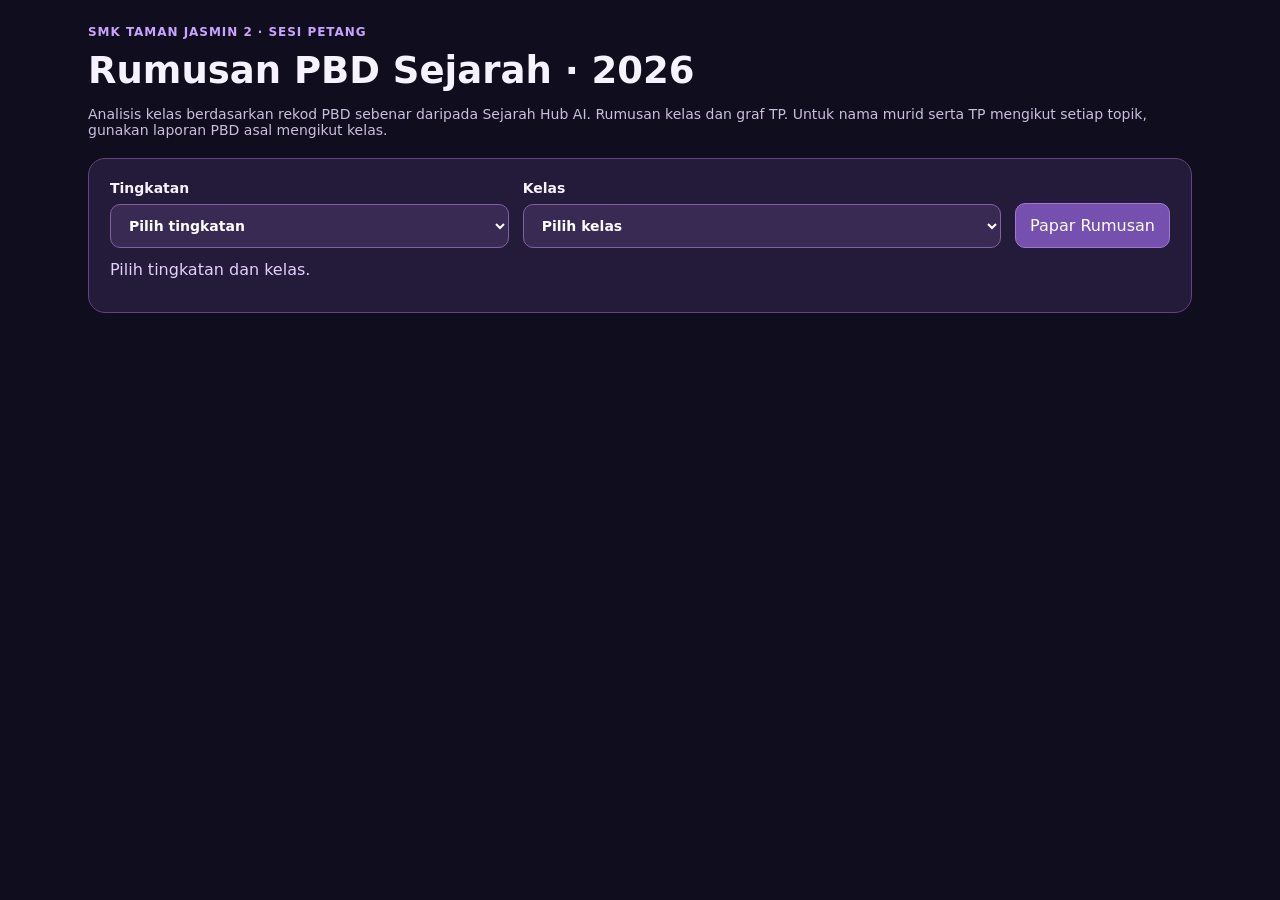
<file: rumusan-pbd-2026.html>
<!doctype html>
<html lang="ms"><head><meta charset="utf-8"><meta name="viewport" content="width=device-width,initial-scale=1">
<title>Rumusan PBD Kelas 2026 — Panitia Sejarah SMKTJ2</title>
<style>
:root{font-family:system-ui,-apple-system,Segoe UI,sans-serif;color:#f7f2ff;background:#100d1f}*{box-sizing:border-box}body{margin:0}
main{max-width:1140px;margin:auto;padding:25px 18px 50px}.eyebrow{font-weight:700;letter-spacing:.08em;color:#c9a4ff;font-size:12px}
h1{font-size:clamp(25px,4vw,37px);margin:10px 0}.muted{color:#cabfdc;font-size:14px}
.panel{background:#241a39;border:1px solid #60447f;border-radius:17px;padding:21px;margin-top:20px}
.controls{display:grid;grid-template-columns:1fr 1.2fr auto;align-items:end;gap:14px}
label{display:grid;gap:8px;font-weight:650;font-size:14px}select,button{font:inherit;padding:12px 14px;border-radius:10px}
select{width:100%;background:#392a53;color:white;border:1px solid #8161a6}button{border:1px solid #9f79cf;background:#7650ae;color:white;cursor:pointer}
button.secondary{background:#392a53}button:disabled{opacity:.55;cursor:not-allowed}
.grid{display:grid;grid-template-columns:repeat(auto-fit,minmax(140px,1fr));gap:13px;margin-top:18px}
.kpi{background:#38294f;padding:16px;border:1px solid #684b85;border-radius:13px}.kpi span{color:#d0bddf;font-size:13px}.kpi strong{display:block;font-size:30px;margin-top:9px;color:#59e4e6}
.chartrow{display:grid;grid-template-columns:54px 1fr 55px;gap:12px;align-items:center;padding:9px 0}
.track{height:20px;border-radius:7px;background:#392d50;overflow:hidden}.bar{height:100%;border-radius:7px;background:linear-gradient(90deg,#8f61db,#45c5e7);min-width:0}
#status{color:#e4cfff;margin:12px 0}#result[hidden]{display:none}
.actions{display:flex;gap:10px;flex-wrap:wrap;margin-top:20px}
.report-heading{text-align:center;display:none;color:#000}
#namesSection[hidden]{display:none}.list-overflow{overflow:auto}#studentTable{width:100%;border-collapse:collapse;text-align:left;font-size:14px}
#studentTable th,#studentTable td{border:1px solid #77618e;padding:10px 12px}#studentTable thead{background:#46305f}
#studentTable td:last-child{text-align:center;font-weight:700}.footnote{font-size:12px;color:#c6b9d9;margin-top:15px}
@media(max-width:650px){.controls{grid-template-columns:1fr}.panel{padding:16px}}
@media print{@page{size:A4;margin:17mm} :root{color:#111;background:white}body{background:white;color:#111}main{padding:0;max-width:none}.eyebrow,h1,.muted,.controls,.actions,.footnote,#status{display:none!important}.report-heading{display:block}.panel{background:white;border:0;padding:0;margin:12px 0}.kpi{background:#f5f2f8;border:1px solid #ccc;break-inside:avoid}.kpi span,.kpi strong{color:#111}.track{background:#eee}.bar{background:#6a428f!important;print-color-adjust:exact;-webkit-print-color-adjust:exact}.chartrow{break-inside:avoid}#detailTitle{color:#111}
#namesSection{display:block!important;break-before:page;page-break-before:always}
#namesSection h2{color:#111}#studentTable{font-size:10pt}#studentTable th,#studentTable td{border-color:#777;color:#111;padding:6px 8px}
#studentTable thead{background:#eee;color:#111;display:table-header-group}#studentTable tr{break-inside:avoid;page-break-inside:avoid}
#namesSection .muted{display:block!important;color:#444}}
</style></head><body><main>
<div class="eyebrow">SMK TAMAN JASMIN 2 · SESI PETANG</div><h1>Rumusan PBD Sejarah · 2026</h1>
<p class="muted">Analisis kelas berdasarkan rekod PBD sebenar daripada Sejarah Hub AI. Rumusan kelas dan graf TP. Untuk nama murid serta TP mengikut setiap topik, gunakan laporan PBD asal mengikut kelas.</p>
<div class="panel"><div class="controls">
<label>Tingkatan<select id="ting"><option value="">Pilih tingkatan</option><option value="1">Tingkatan 1</option><option value="2">Tingkatan 2</option></select></label>
<label>Kelas<select id="kelas"><option value="">Pilih kelas</option></select></label>
<button id="lihat" type="button">Papar Rumusan</button>
</div><p id="status" role="status">Pilih tingkatan dan kelas.</p></div>
<section id="result" hidden>
 <div class="report-heading"><h2>RUMUSAN PBD SEJARAH TAHUN 2026</h2><p>SMK TAMAN JASMIN 2 · SESI PETANG</p></div>
 <div class="panel"><h2 id="detailTitle"></h2><p id="guru" class="muted"></p>
 <div class="grid" id="kpi"></div></div>
 <div class="panel"><h2>Taburan Tahap Penguasaan (TP tertinggi)</h2><div id="chart"></div>
 <p class="footnote">Sumber: Sejarah Hub AI (pbdClassSummary). Laporan menggambarkan data semasa yang tersedia pada sumber 2026, bukan arkib beku.</p>
 <div class="actions"><button id="print" type="button">🖨️ Cetak Rumusan & Graf</button><button id="full" class="secondary" type="button">📋 Buka Laporan PBD Asal Mengikut Kelas</button><button id="clear" class="secondary" type="button">Pilih Kelas Lain</button></div>
 </div>
 </section>
</main><script>
'use strict';
const API='https://script.google.com/macros/s/AKfycbxGDlKJAh2z2pXDCX9rNAbbhdLLblGx3kU64j0LSp5usS8ZiTG50fF91KOQmSdS3mCu/exec';
const $=id=>document.getElementById(id);
const classes=['ADIL','BESTARI','CENDEKIA','DEDIKASI','EHSAN','GIGIH','JUJUR','PROGRESIF','RASIONAL','TEKUN','USAHA','YAKIN'];
const allClasses={'1':['ADIL','BESTARI','CENDEKIA','GIGIH','TEKUN','USAHA','YAKIN'],'2':['ADIL','CENDEKIA','DEDIKASI','EHSAN','GIGIH','MURNI','PROGRESIF','RASIONAL']};
$('ting').addEventListener('change',()=>{const list=classes;$('kelas').replaceChildren(new Option('Pilih kelas',''),...list.map(n=>new Option(n,n)));$('result').hidden=true;});
$('kelas').addEventListener('change',()=>{$('result').hidden=true;});
function card(title,value){const c=document.createElement('div');c.className='kpi';const t=document.createElement('span');t.textContent=title;const v=document.createElement('strong');v.textContent=value;c.append(t,v);return c;}
function n(x){const v=Number(x);return Number.isFinite(v)?v:0}
let lastSummary=null;
function show(data){
 lastSummary=data;
 const s=data.summary||{};const counts=s.tpCounts||{};const total=n(s.totalActive);const has=n(s.adaTp);
 $('detailTitle').textContent='Tingkatan '+$('ting').value+' '+$('kelas').value;
 $('guru').textContent='Guru Sejarah: '+(Array.isArray(data.guruKelas)&&data.guruKelas.length?data.guruKelas.join(', '):'Belum dipadankan');
 const items=[['Murid Aktif',total],['Ada Rekod TP',has],['Tiada Rekod',n(s.tiadaTp)],['TP1–TP2',n(s.weakCount)],['Purata TP',s.avgTp||s.purataTp||'—'],['Jumlah Rekod',n(s.totalRecords||s.jumlahRekod)]];
 $('kpi').replaceChildren(...items.map(x=>card(...x)));
 const chart=$('chart');chart.replaceChildren();
 const max=Math.max(1,...[1,2,3,4,5,6].map(i=>n(counts[i])));
 for(let i=1;i<=6;i++){const r=document.createElement('div');r.className='chartrow';const label=document.createElement('strong');label.textContent='TP'+i;const track=document.createElement('div');track.className='track';const bar=document.createElement('div');bar.className='bar';bar.style.width=(100*n(counts[i])/max)+'%';track.appendChild(bar);const val=document.createElement('strong');val.textContent=n(counts[i]);r.append(label,track,val);chart.appendChild(r);}
 $('result').hidden=false;
 $('status').textContent='Rumusan berjaya dipaparkan. Gunakan butang Laporan PBD Asal untuk nama murid dan TP mengikut topik.';
}
$('lihat').onclick=async()=>{
 const ting=$('ting').value,kelas=$('kelas').value;if(!ting||!kelas){$('status').textContent='Pilih tingkatan dan kelas dahulu.';return;}
 $('lihat').disabled=true;$('result').hidden=true;$('status').textContent='Sedang mengambil rumusan kelas...';
 try{const q=new URLSearchParams({action:'pbdClassSummary',tingkatan:ting,kelas,ujian:'UPSA',year:'2026',v:String(Date.now())});
 const response=await fetch(API+'?'+q,{cache:'no-store'});if(!response.ok)throw Error('Respons '+response.status);
 const data=await response.json();if(!data.success)throw Error(data.message||'Rumusan tidak dapat dimuatkan');show(data);
 }catch(e){$('status').textContent='Gagal memuatkan rumusan: '+e.message;}
 finally{$('lihat').disabled=false;}
};
$('print').onclick=()=>window.print();
$('full').onclick=()=>{
 const ting=$('ting').value,kelas=$('kelas').value;
 if(!ting||!kelas){$('status').textContent='Pilih tingkatan dan kelas dahulu.';return;}
 const q=new URLSearchParams({pbdReportTing:ting,pbdReportKelas:kelas});
 window.open('./index.html?'+q.toString()+'#pbdPanel','_blank','noopener,noreferrer');
};
$('clear').onclick=()=>{window.scrollTo({top:0,behavior:'smooth'});$('result').hidden=true;};
</script></body></html>
</file>
<file: style.css>
:root{
  --bg:#06091b;--card:rgba(255,255,255,.12);--card2:rgba(255,255,255,.08);--line:rgba(255,255,255,.18);
  --text:#f4f7ff;--muted:#c9d0ff;--cyan:#31d8ff;--purple:#8b5cf6;--pink:#f43f8b;--green:#34d399;
  --shadow:0 24px 90px rgba(0,0,0,.45);
}
*{box-sizing:border-box} body{margin:0;font-family:Inter,system-ui,Segoe UI,Arial,sans-serif;background:radial-gradient(circle at 20% 25%,#5b21b6 0,#111a44 35%,#050816 70%);color:var(--text);min-height:100vh;overflow-x:hidden}
.bg-orb{position:fixed;border-radius:999px;filter:blur(70px);opacity:.55;pointer-events:none}.orb-a{width:400px;height:400px;background:#7c3aed;left:-120px;top:160px}.orb-b{width:430px;height:430px;background:#06b6d4;right:-140px;bottom:90px}
.hero{width:min(1160px,92%);margin:42px auto 28px;display:flex;gap:24px;align-items:center}.hero.compact{margin-bottom:16px}.logo{width:112px;height:112px;object-fit:cover;border-radius:26px;border:1px solid var(--line);box-shadow:0 0 32px rgba(139,92,246,.7);background:#0b1028}.hero h1{font-size:clamp(48px,8vw,90px);line-height:.9;margin:5px 0;text-shadow:0 0 28px rgba(49,216,255,.5);letter-spacing:.02em}.hero.compact h1{font-size:clamp(40px,6vw,70px)}.eyebrow{text-transform:uppercase;letter-spacing:.45em;color:#61f4ff;font-weight:800;margin:0}.subtitle{font-size:22px;color:var(--muted);margin:0}.top-controls{display:flex;gap:12px;align-items:end;flex-wrap:wrap;margin-top:18px}.top-controls label{color:var(--muted);font-weight:700;display:flex;gap:8px;align-items:center} select,input{background:rgba(255,255,255,.12);border:1px solid var(--line);color:var(--text);border-radius:16px;padding:13px 15px;font:inherit;outline:none}select option{color:#111}.pill,.adminBtn{border:0;border-radius:999px;padding:14px 20px;color:var(--text);background:linear-gradient(135deg,var(--purple),var(--cyan));font-weight:900;text-decoration:none;box-shadow:0 14px 38px rgba(0,0,0,.25);cursor:pointer}.pill:not(.primary){background:rgba(255,255,255,.12);border:1px solid var(--line)}
.wrap{width:min(1160px,92%);margin:0 auto 50px}.glass{background:linear-gradient(135deg,rgba(255,255,255,.14),rgba(255,255,255,.07));border:1px solid var(--line);border-radius:28px;box-shadow:var(--shadow);backdrop-filter:blur(18px)}.welcome{padding:32px;display:flex;justify-content:space-between;gap:26px;align-items:center}.welcome h2,.panel h2{font-size:30px;margin:0 0 12px}.welcome p,.note{color:var(--muted)}.stat-strip{display:flex;gap:12px;flex-wrap:wrap}.stat{min-width:100px;text-align:center;padding:18px;border:1px solid var(--line);border-radius:20px;background:rgba(0,0,0,.16)}.stat b{display:block;font-size:30px;color:#61f4ff}.hex-grid{display:grid;grid-template-columns:repeat(5,1fr);gap:26px;margin:36px 0}.hex{height:150px;clip-path:polygon(25% 0,75% 0,100% 50%,75% 100%,25% 100%,0 50%);background:linear-gradient(135deg,rgba(139,92,246,.45),rgba(6,182,212,.35));display:grid;place-items:center;text-align:center;font-weight:950;cursor:pointer;transition:.25s;border:1px solid rgba(255,255,255,.18)}.hex:hover{transform:translateY(-8px) scale(1.03);filter:brightness(1.2)}.ico{display:block;font-size:34px;margin-bottom:8px}.grid-3{display:grid;grid-template-columns:repeat(3,1fr);gap:20px}.panel{padding:26px;margin-bottom:24px}.stack{display:flex;flex-direction:column;gap:12px}.mini-card{background:rgba(0,0,0,.18);border:1px solid var(--line);border-radius:20px;padding:18px}.mini-card h3{margin:5px 0}.mini-card p{color:var(--muted);font-size:14px}.mini-card button,.guru-card button,.admin-row button,.actions button{border:0;border-radius:16px;padding:11px 16px;color:white;background:linear-gradient(135deg,var(--purple),var(--cyan));font-weight:800;cursor:pointer}.mini-ico{font-size:24px}.section-head{display:flex;justify-content:space-between;align-items:center;gap:16px;margin-bottom:16px}.section-head input{width:min(520px,100%)}.guru-grid{display:grid;gap:18px}.guru-card{display:grid;grid-template-columns:90px 1fr auto;gap:20px;align-items:center;background:rgba(0,0,0,.18);border:1px solid var(--line);border-radius:24px;padding:20px}.avatar{width:82px;height:82px;border-radius:999px;object-fit:cover;border:3px solid rgba(255,255,255,.45);background:#18213f}.avatar.big{width:130px;height:130px}.tag{display:inline-block;margin:5px 6px 0 0;padding:8px 13px;border-radius:999px;background:rgba(49,216,255,.18);border:1px solid rgba(49,216,255,.35)}.mini-grid{display:grid;grid-template-columns:repeat(4,1fr);gap:14px}.gallery-grid{display:grid;grid-template-columns:repeat(3,1fr);gap:16px}.gallery-card{overflow:hidden;background:rgba(0,0,0,.18);border:1px solid var(--line);border-radius:22px}.gallery-card img{width:100%;height:180px;object-fit:cover;display:block}.gallery-card h3,.gallery-card p{margin:12px 14px}.profile-dialog{width:min(720px,92%);border:1px solid var(--line);border-radius:28px;background:#0c1230;color:var(--text);box-shadow:var(--shadow);padding:28px}.profile-dialog::backdrop{background:rgba(0,0,0,.7);backdrop-filter:blur(5px)}.close{float:right;border:0;background:rgba(255,255,255,.12);color:white;width:42px;height:42px;border-radius:999px;font-size:28px;cursor:pointer}footer{text-align:center;color:var(--muted);padding:34px}
.admin-layout{width:min(1240px,94%);margin:0 auto 60px;display:grid;grid-template-columns:220px 1fr 1.3fr;gap:20px}.sidebar,.form-panel,.list-panel{padding:22px}.sidebar button{width:100%;margin:6px 0;padding:13px;border:1px solid var(--line);border-radius:16px;background:rgba(255,255,255,.08);color:var(--text);font-weight:900;text-align:left;cursor:pointer}.sidebar button.active{background:linear-gradient(135deg,var(--purple),var(--cyan))}.form-panel label{display:block;font-weight:800;color:var(--muted);margin:12px 0 5px}.form-panel input,.form-panel textarea,.form-panel select{width:100%}.form-panel textarea{min-height:90px;background:rgba(255,255,255,.12);border:1px solid var(--line);color:var(--text);border-radius:16px;padding:13px 15px;font:inherit;outline:none}.actions{display:flex;gap:10px;flex-wrap:wrap;margin-top:16px}.admin-list{display:flex;flex-direction:column;gap:12px}.admin-row{display:grid;grid-template-columns:1fr auto;gap:12px;align-items:center;background:rgba(0,0,0,.18);border:1px solid var(--line);border-radius:20px;padding:16px}.danger{background:linear-gradient(135deg,#ef4444,#f43f8b)!important}.edit{background:rgba(255,255,255,.12)!important;border:1px solid var(--line)!important}.back{color:#67e8f9}
@media(max-width:980px){.hero{align-items:flex-start}.grid-3,.admin-layout{grid-template-columns:1fr}.hex-grid{grid-template-columns:repeat(2,1fr)}.mini-grid,.gallery-grid{grid-template-columns:1fr 1fr}.welcome{display:block}.guru-card{grid-template-columns:70px 1fr}.guru-card button{grid-column:1/-1}.hero h1{font-size:54px}}
@media(max-width:560px){.hero{flex-direction:column}.logo{width:90px;height:90px}.hex-grid{grid-template-columns:1fr}.hex{height:126px}.mini-grid,.gallery-grid{grid-template-columns:1fr}.section-head{display:block}.hero h1{font-size:46px}.welcome{padding:22px}.admin-row{grid-template-columns:1fr}}
/* v4.1 Kad Profil Guru Premium */
.premium-card{position:relative;overflow:hidden}.premium-card:before{content:"";position:absolute;inset:0;background:linear-gradient(120deg,transparent,rgba(49,216,255,.08),transparent);pointer-events:none}.profile-dialog{background:linear-gradient(135deg,#101634,#132b44);overflow:hidden}.profile-hero{display:flex;gap:22px;align-items:center;padding:10px 0 22px;border-bottom:1px solid var(--line)}.profile-hero h2{font-size:30px;margin:0 0 8px}.profile-job{color:var(--muted);font-weight:800;margin:0}.profile-info{display:grid;gap:12px;margin-top:20px}.profile-info p{display:grid;grid-template-columns:170px 1fr;gap:16px;margin:0;padding:14px;border:1px solid var(--line);border-radius:16px;background:rgba(255,255,255,.07)}.profile-info span,.profile-info a{color:var(--muted)}.profile-actions{display:flex;gap:12px;flex-wrap:wrap;margin-top:20px}.profile-actions button{border:0;border-radius:16px;padding:13px 18px;color:#fff;background:linear-gradient(135deg,var(--purple),var(--cyan));font-weight:900;cursor:pointer}.profile-tags{margin-top:8px}
@media(max-width:560px){.profile-hero{display:block;text-align:center}.profile-info p{grid-template-columns:1fr}.profile-actions button{width:100%}}


/* Modul PBD v5 */
.pbd-controls{display:grid;grid-template-columns:repeat(4,minmax(160px,1fr));gap:14px;align-items:end}
.pbd-controls label{display:flex;flex-direction:column;gap:6px;font-weight:700;color:#eef2ff}
.pbd-controls select,.pbd-controls input,.catatan{border:1px solid rgba(255,255,255,.18);background:rgba(255,255,255,.08);color:#fff;border-radius:14px;padding:11px 12px;outline:none}
.pbd-controls option{color:#111}.pbd-students{display:grid;gap:10px;margin-top:16px}.pbd-row{display:grid;grid-template-columns:1.4fr 1fr 220px;gap:12px;align-items:center;padding:12px;border:1px solid rgba(255,255,255,.15);border-radius:18px;background:rgba(255,255,255,.07)}
.pbd-name{display:flex;flex-direction:column;gap:3px}.pbd-name span{opacity:.72;font-size:.9rem}.tp-buttons{display:flex;flex-wrap:wrap;gap:6px}.tp{border:0;border-radius:999px;padding:8px 10px;font-weight:800;cursor:pointer;opacity:.76}.tp.active{outline:3px solid rgba(255,255,255,.65);opacity:1;transform:translateY(-1px)}.tp1{background:#fecaca}.tp2{background:#fed7aa}.tp3{background:#fef08a}.tp4{background:#bbf7d0}.tp5{background:#86efac}.tp6{background:#bfdbfe}.pbd-actions{margin-top:16px}
@media(max-width:900px){.pbd-controls{grid-template-columns:1fr}.pbd-row{grid-template-columns:1fr}.tp-buttons{justify-content:flex-start}}

/* Modul PBD v5.2 - kemas simpan & elak tekan berulang */
.pbd-status-box{margin-top:14px;padding:12px 14px;border:1px solid rgba(255,255,255,.14);border-radius:16px;background:rgba(255,255,255,.07)}
.pbd-progress{margin-top:8px;color:#c7d2fe;font-weight:800;letter-spacing:.2px}
.pbd-row.pbd-saved{border-color:rgba(34,197,94,.65);background:linear-gradient(135deg,rgba(34,197,94,.18),rgba(255,255,255,.06))}
.pbd-row.pbd-saved .save-state{color:#86efac;font-weight:900}
.save-state{color:#fde68a;font-weight:800;min-height:18px}
.pill:disabled{opacity:.55;cursor:not-allowed;filter:grayscale(.2)}


/* v5.8 Rumusan PBD */
.pbd-summary-block{
  margin:16px 0 26px;
  padding:20px;
  border:1px solid rgba(255,255,255,.16);
  border-radius:24px;
  background:linear-gradient(135deg,rgba(255,255,255,.09),rgba(0,0,0,.12));
}
.compact-head{margin-bottom:10px}
.compact-head h2{font-size:24px;margin:0}
.isi-head{margin-top:24px;padding-top:18px;border-top:1px solid rgba(255,255,255,.14)}
.summary-controls{grid-template-columns:repeat(4,minmax(150px,1fr)) auto}
.summary-cards{
  display:grid;
  grid-template-columns:repeat(6,1fr);
  gap:12px;
  margin:16px 0;
}
.summary-card{
  padding:16px;
  border:1px solid rgba(255,255,255,.14);
  border-radius:18px;
  background:rgba(0,0,0,.18);
  min-height:125px;
}
.summary-card span{display:block;color:#dbeafe;font-weight:900}
.summary-card b{display:block;font-size:32px;color:#67e8f9;margin:8px 0}
.summary-card small{display:block;color:#c7d2fe;line-height:1.35}
.pbd-chart,.teacher-summary{
  margin-top:14px;
  padding:16px;
  border:1px solid rgba(255,255,255,.14);
  border-radius:18px;
  background:rgba(0,0,0,.14);
}
.pbd-chart h3,.teacher-summary h3{margin:0 0 12px}
.tp-bar-row{
  display:grid;
  grid-template-columns:58px 1fr 52px;
  gap:10px;
  align-items:center;
  margin:9px 0;
}
.tp-bar-shell{
  height:18px;
  border-radius:999px;
  overflow:hidden;
  background:rgba(255,255,255,.12);
  border:1px solid rgba(255,255,255,.12);
}
.tp-bar{
  height:100%;
  border-radius:999px;
  min-width:3px;
}
.fill-tp1{background:#fecaca}.fill-tp2{background:#fed7aa}.fill-tp3{background:#fef08a}.fill-tp4{background:#bbf7d0}.fill-tp5{background:#86efac}.fill-tp6{background:#bfdbfe}
.teacher-row{
  display:flex;
  justify-content:space-between;
  gap:12px;
  padding:10px 12px;
  margin:8px 0;
  border:1px solid rgba(255,255,255,.12);
  border-radius:14px;
  background:rgba(255,255,255,.06);
}
.teacher-row span{color:#eef2ff;font-weight:800}
.teacher-row b{color:#67e8f9}
@media(max-width:1100px){
  .summary-cards{grid-template-columns:repeat(3,1fr)}
  .summary-controls{grid-template-columns:1fr 1fr}
}
@media(max-width:700px){
  .summary-cards{grid-template-columns:1fr}
  .summary-controls{grid-template-columns:1fr}
  .tp-bar-row{grid-template-columns:48px 1fr 42px}
}


/* v6.0 Rumusan Kelas TP */
.class-only-controls label{min-width:220px}
.pbd-list-grid{display:grid;grid-template-columns:repeat(2,minmax(0,1fr));gap:18px;margin-top:18px}
.pbd-list-card{border:1px solid rgba(255,255,255,.16);border-radius:22px;background:rgba(13,20,42,.38);padding:18px;box-shadow:inset 0 1px 0 rgba(255,255,255,.06)}
.pbd-list-card h3{margin:0 0 12px;font-size:20px}.full-list-card{margin-top:18px}.table-scroll{overflow:auto;max-height:360px;border-radius:16px}.pbd-table{width:100%;border-collapse:collapse;font-size:14px}.pbd-table th,.pbd-table td{padding:10px 12px;border-bottom:1px solid rgba(255,255,255,.1);text-align:left;vertical-align:top}.pbd-table th{position:sticky;top:0;background:rgba(25,28,63,.96);z-index:1}.pbd-table small{color:#c9d4ff}.summary-card b{display:block;font-size:34px;color:#67f3ff;margin:8px 0}.summary-card span{font-weight:800}.summary-card small{color:#c9d4ff}
@media(max-width:900px){.pbd-list-grid{grid-template-columns:1fr}.class-only-controls label{min-width:100%}}

/* v6.3: input tarikh / kalendar */
input[type="date"]{color-scheme:dark;cursor:pointer}
input[type="date"]::-webkit-calendar-picker-indicator{cursor:pointer;filter:invert(1);opacity:.9}


/* v6.4 Analisis Peperiksaan + PBD */
.exam-panel{margin-top:28px}
.exam-controls{
  display:grid;
  grid-template-columns:repeat(3,minmax(180px,1fr)) auto;
  gap:14px;
  align-items:end;
}
.exam-controls label,.exam-keyin-head label{
  display:flex;
  flex-direction:column;
  gap:8px;
  font-weight:800;
}
.exam-controls input,.exam-controls select,
.exam-keyin-head input,.exam-keyin-head select{
  width:100%;
  min-height:52px;
}
.exam-summary-cards{grid-template-columns:repeat(4,minmax(0,1fr))}
.summary-card strong{
  display:block;
  font-size:34px;
  color:#67f3ff;
  margin:8px 0;
}
.summary-card h3{margin:0;font-size:17px}
.summary-card p{margin:0;color:#c9d4ff;line-height:1.35}
.danger-card{border-color:rgba(248,113,113,.55);background:rgba(127,29,29,.23)}
.warn-card{border-color:rgba(251,191,36,.5);background:rgba(120,53,15,.22)}
.good-card{border-color:rgba(74,222,128,.45);background:rgba(20,83,45,.22)}
.exam-two-col{
  display:grid;
  grid-template-columns:minmax(0,1.55fr) minmax(320px,.85fr);
  gap:18px;
  margin-top:18px;
}
.exam-table-wrap{
  overflow:auto;
  max-height:520px;
  border-radius:16px;
}
.exam-table{
  width:100%;
  border-collapse:collapse;
  min-width:720px;
  font-size:14px;
}
.exam-table th,.exam-table td{
  padding:10px 12px;
  border-bottom:1px solid rgba(255,255,255,.11);
  text-align:left;
  vertical-align:middle;
}
.exam-table th{
  position:sticky;
  top:0;
  z-index:2;
  background:rgba(22,25,61,.98);
  color:#eef2ff;
}
.exam-table td small{
  display:block;
  margin-top:4px;
  color:#a5b4fc;
  font-size:11px;
}
.exam-table tr:hover{background:rgba(255,255,255,.05)}
.exam-table .row-alert,.row-alert{background:rgba(127,29,29,.19)}
.status-chip{
  display:inline-block;
  padding:5px 9px;
  border-radius:999px;
  background:rgba(255,255,255,.1);
  font-size:12px;
  font-weight:800;
}
.mini-bar{
  display:inline-block;
  width:110px;
  height:10px;
  margin-right:8px;
  overflow:hidden;
  border-radius:999px;
  background:rgba(255,255,255,.12);
  vertical-align:middle;
}
.mini-bar span{
  display:block;
  height:100%;
  border-radius:999px;
  background:linear-gradient(90deg,#8b5cf6,#22d3ee);
}
.exam-details{
  margin-top:20px;
  border:1px solid rgba(255,255,255,.14);
  border-radius:22px;
  background:rgba(4,12,35,.25);
  padding:16px;
}
.exam-details summary{
  cursor:pointer;
  font-size:21px;
  font-weight:900;
  color:#f8fafc;
}
.exam-keyin-head{
  display:grid;
  grid-template-columns:minmax(250px,1fr) auto auto minmax(300px,1fr);
  gap:14px;
  align-items:end;
  margin:18px 0;
}
.check-label{
  flex-direction:row!important;
  align-items:center;
  justify-content:center;
  min-height:52px;
  padding:0 16px;
  border:1px solid rgba(255,255,255,.15);
  border-radius:16px;
  background:rgba(255,255,255,.07);
}
.check-label input{width:auto!important;min-height:auto!important}
.mark-preview{
  min-height:52px;
  display:flex;
  align-items:center;
  padding:10px 14px;
  border:1px solid rgba(103,232,249,.25);
  border-radius:16px;
  background:rgba(14,116,144,.16);
  font-weight:800;
  color:#cffafe;
}
.exam-marks-grid{
  display:grid;
  grid-template-columns:repeat(10,minmax(72px,1fr));
  gap:10px;
}
.marks-section-title{
  grid-column:1/-1;
  margin:14px 0 2px;
  padding:8px 12px;
  border-radius:12px;
  background:rgba(124,58,237,.23);
  color:#ede9fe;
}
.mark-cell{
  display:flex;
  flex-direction:column;
  gap:5px;
  padding:9px;
  border:1px solid rgba(255,255,255,.12);
  border-radius:13px;
  background:rgba(255,255,255,.05);
  font-weight:800;
}
.mark-cell span{font-size:13px}
.mark-cell small{color:#a5b4fc}
.mark-cell input{
  width:100%;
  min-height:38px;
  padding:7px;
  text-align:center;
}
.exam-map-grid{
  display:grid;
  gap:8px;
  margin-top:16px;
}
.map-header,.map-row{
  display:grid;
  grid-template-columns:90px minmax(260px,1.6fr) minmax(150px,.7fr);
  gap:10px;
  align-items:center;
}
.map-header{
  position:sticky;
  top:0;
  z-index:1;
  padding:10px;
  border-radius:12px;
  background:rgba(22,25,61,.98);
}
.map-row{
  padding:9px;
  border:1px solid rgba(255,255,255,.1);
  border-radius:13px;
  background:rgba(255,255,255,.045);
}
.map-row input,.map-row select{width:100%;min-height:42px}
@media(max-width:1200px){
  .exam-summary-cards{grid-template-columns:repeat(2,minmax(0,1fr))}
  .exam-two-col{grid-template-columns:1fr}
  .exam-keyin-head{grid-template-columns:1fr 1fr}
  .exam-marks-grid{grid-template-columns:repeat(6,minmax(72px,1fr))}
}
@media(max-width:760px){
  .exam-controls{grid-template-columns:1fr}
  .exam-summary-cards{grid-template-columns:1fr}
  .exam-keyin-head{grid-template-columns:1fr}
  .exam-marks-grid{grid-template-columns:repeat(3,minmax(72px,1fr))}
  .map-header{display:none}
  .map-row{grid-template-columns:70px 1fr}
  .map-row .map-level{grid-column:1/-1}
}

/* v6.4.1: Objektif binari dan aras item */
.objective-mark{
  width:100%;
  min-height:38px;
  text-align:center;
  font-weight:800;
}
.level-chip{
  display:inline-flex;
  padding:5px 9px;
  border-radius:999px;
  font-weight:800;
  background:rgba(255,255,255,.09);
}
.level-rendah{background:rgba(34,197,94,.16)}
.level-sederhana{background:rgba(250,204,21,.16)}
.level-tinggi{background:rgba(244,63,94,.16)}


/* v6.4.2: Drag & drop kertas soalan */
.question-drop-zone{
  margin:14px 0 10px;
  min-height:145px;
  border:2px dashed rgba(125,211,252,.55);
  border-radius:22px;
  display:flex;
  align-items:center;
  justify-content:center;
  gap:18px;
  text-align:left;
  padding:22px;
  cursor:pointer;
  background:linear-gradient(135deg,rgba(124,58,237,.14),rgba(6,182,212,.11));
  transition:.2s ease;
}
.question-drop-zone:hover,.question-drop-zone:focus,.question-drop-zone.dragging{
  outline:none;
  border-color:#67e8f9;
  background:linear-gradient(135deg,rgba(124,58,237,.27),rgba(6,182,212,.22));
  transform:translateY(-1px);
}
.question-drop-zone.uploading{opacity:.65;pointer-events:none}
.question-drop-icon{font-size:46px}
.question-drop-zone b{display:block;font-size:1.06rem;margin-bottom:6px}
.question-drop-zone p{margin:0;opacity:.78}
.question-upload-actions{display:flex;gap:10px;flex-wrap:wrap;margin-bottom:10px}
@media(max-width:700px){
  .question-drop-zone{flex-direction:column;text-align:center;min-height:170px}
}

/* v6.6: import pemetaan tanpa API */
#mappingImportBtn{box-shadow:0 10px 24px rgba(34,211,238,.18)}


/* =========================================================
   v6.8 — KPI boleh klik, profil murid dan Fame of Sejarah
   ========================================================= */
.clickable-summary{
  appearance:none;
  width:100%;
  color:inherit;
  text-align:left;
  font:inherit;
  cursor:pointer;
  position:relative;
  transition:transform .2s ease,border-color .2s ease,box-shadow .2s ease;
}
.clickable-summary:hover,.clickable-summary:focus-visible{
  transform:translateY(-5px);
  border-color:rgba(103,232,249,.75);
  box-shadow:0 16px 35px rgba(34,211,238,.16);
  outline:none;
}
.clickable-summary em{
  display:block;
  margin-top:10px;
  color:#67e8f9;
  font-size:11px;
  font-style:normal;
  font-weight:900;
  letter-spacing:.04em;
}
.clickable-bar{
  appearance:none;
  width:100%;
  border:0;
  color:inherit;
  font:inherit;
  background:transparent;
  cursor:pointer;
  text-align:left;
  border-radius:12px;
  padding:7px 8px;
}
.clickable-bar:hover,.clickable-bar:focus-visible{
  background:rgba(103,232,249,.08);
  outline:1px solid rgba(103,232,249,.32);
}
.pbd-chart h3 small{font-weight:500;color:#a5b4fc}

.fame-section{
  margin:18px 0;
  padding:22px;
  border:1px solid rgba(250,204,21,.3);
  border-radius:24px;
  background:
    radial-gradient(circle at top right,rgba(250,204,21,.12),transparent 34%),
    linear-gradient(135deg,rgba(124,58,237,.12),rgba(2,132,199,.08));
}
.fame-section h3{font-size:25px;margin:0 0 4px}
.fame-note{margin:0}
.fame-rule{
  white-space:nowrap;
  padding:9px 14px;
  border-radius:999px;
  border:1px solid rgba(250,204,21,.45);
  background:rgba(250,204,21,.1);
  color:#fde68a;
  font-size:12px;
  font-weight:900;
}
.fame-grid{
  display:grid;
  grid-template-columns:repeat(4,minmax(0,1fr));
  gap:15px;
}
.fame-card{
  appearance:none;
  position:relative;
  overflow:hidden;
  min-width:0;
  border:1px solid rgba(255,255,255,.16);
  border-radius:22px;
  padding:20px 14px 16px;
  color:#fff;
  background:linear-gradient(160deg,rgba(30,41,85,.96),rgba(19,27,62,.96));
  cursor:pointer;
  text-align:center;
  font:inherit;
  transition:.2s ease;
}
.fame-card:before{
  content:"";
  position:absolute;
  inset:-40% 35% auto -25%;
  height:170px;
  background:linear-gradient(130deg,transparent,rgba(255,255,255,.18),transparent);
  transform:rotate(18deg);
}
.fame-card:hover,.fame-card:focus-visible{
  transform:translateY(-7px) scale(1.015);
  border-color:rgba(250,204,21,.65);
  box-shadow:0 20px 42px rgba(0,0,0,.28),0 0 28px rgba(250,204,21,.12);
  outline:none;
}
.fame-rank{
  position:absolute;
  top:10px;
  right:12px;
  z-index:2;
  font-size:20px;
  font-weight:950;
}
.fame-title{
  display:inline-block;
  margin:10px 0 6px;
  padding:6px 9px;
  border-radius:999px;
  color:#fde68a;
  background:rgba(250,204,21,.12);
  border:1px solid rgba(250,204,21,.28);
  font-size:10px;
  font-weight:950;
}
.fame-card strong{display:block;font-size:15px;line-height:1.35;min-height:41px}
.fame-card small{display:block;color:#c7d2fe;margin-top:4px}
.fame-card em{display:block;color:#67e8f9;font-size:10px;font-style:normal;margin-top:10px}
.fame-scores{
  display:flex;
  justify-content:center;
  flex-wrap:wrap;
  gap:5px;
  margin-top:11px;
}
.fame-scores span{
  padding:5px 7px;
  border-radius:8px;
  background:rgba(255,255,255,.08);
  font-size:10px;
  font-weight:900;
}
.fame-empty{
  grid-column:1/-1;
  text-align:center;
  padding:27px;
  border:1px dashed rgba(255,255,255,.18);
  border-radius:18px;
  color:#c7d2fe;
}
.fame-empty-icon{font-size:38px}
.fame-empty b{display:block;color:#fff;margin:8px 0}
.fame-empty p{margin:0}

.student-avatar{
  display:inline-grid;
  place-items:center;
  flex:0 0 auto;
  width:46px;
  height:46px;
  border-radius:999px;
  border:3px solid rgba(255,255,255,.35);
  color:#fff;
  font-weight:950;
  letter-spacing:.03em;
  object-fit:cover;
  box-shadow:0 7px 20px rgba(0,0,0,.25);
}
.student-avatar.mini-avatar{width:35px;height:35px;border-width:2px;font-size:11px}
.student-avatar.list-avatar{width:58px;height:58px;font-size:17px}
.student-avatar.fame-avatar{width:82px;height:82px;margin:auto;font-size:24px;border-color:rgba(250,204,21,.72)}
.student-avatar.profile-avatar{width:110px;height:110px;font-size:31px;border-color:rgba(103,232,249,.72)}
.tone-0{background:linear-gradient(135deg,#7c3aed,#06b6d4)}
.tone-1{background:linear-gradient(135deg,#db2777,#f97316)}
.tone-2{background:linear-gradient(135deg,#2563eb,#14b8a6)}
.tone-3{background:linear-gradient(135deg,#9333ea,#ec4899)}
.tone-4{background:linear-gradient(135deg,#0f766e,#22c55e)}
.tone-5{background:linear-gradient(135deg,#b45309,#eab308)}
.tone-6{background:linear-gradient(135deg,#1d4ed8,#8b5cf6)}
.tone-7{background:linear-gradient(135deg,#be123c,#7c3aed)}

.student-name-link{
  appearance:none;
  display:flex;
  align-items:center;
  gap:9px;
  border:0;
  background:transparent;
  color:#fff;
  text-align:left;
  cursor:pointer;
  padding:0;
  font:inherit;
}
.student-name-link:hover b{text-decoration:underline;color:#67e8f9}
.student-name-link span span{display:block}
.student-name-link small{display:block;color:#a5b4fc;font-weight:500}

.student-explorer-dialog{width:min(900px,94%);max-height:88vh}
.student-dialog-head{
  display:flex;
  justify-content:space-between;
  gap:18px;
  align-items:flex-start;
  padding-right:48px;
  margin-bottom:20px;
}
.student-dialog-head h2{margin:2px 0;font-size:29px}
.eyebrow{margin:0;color:#67e8f9;font-size:11px;letter-spacing:.12em;font-weight:950}
.count-pill{
  white-space:nowrap;
  padding:9px 13px;
  border-radius:999px;
  background:rgba(103,232,249,.12);
  border:1px solid rgba(103,232,249,.28);
  color:#a5f3fc;
  font-weight:900;
}
.student-card-list{display:grid;gap:10px;max-height:64vh;overflow:auto;padding-right:5px}
.student-list-card{
  appearance:none;
  display:grid;
  grid-template-columns:auto minmax(0,1fr) auto;
  align-items:center;
  gap:13px;
  width:100%;
  padding:13px;
  border-radius:18px;
  border:1px solid rgba(255,255,255,.12);
  background:rgba(255,255,255,.055);
  color:#fff;
  text-align:left;
  cursor:pointer;
  font:inherit;
  transition:.18s ease;
}
.student-list-card:hover,.student-list-card:focus-visible{
  background:rgba(103,232,249,.09);
  border-color:rgba(103,232,249,.45);
  transform:translateX(4px);
  outline:none;
}
.student-list-main strong{display:block}
.student-list-main small{display:block;color:#c7d2fe;margin-top:4px}
.student-list-score{text-align:right;display:grid;justify-items:end;gap:5px}
.student-list-score>b{font-size:17px;color:#67e8f9}

.mini-badge{
  display:inline-block;
  padding:6px 9px;
  border-radius:999px;
  font-size:10px;
  font-weight:950;
  border:1px solid rgba(255,255,255,.16);
  background:rgba(255,255,255,.08);
}
.muted-badge{color:#cbd5e1}
.grade-a{background:rgba(34,197,94,.16);color:#86efac;border-color:rgba(34,197,94,.35)}
.grade-b{background:rgba(14,165,233,.16);color:#7dd3fc;border-color:rgba(14,165,233,.35)}
.grade-c{background:rgba(234,179,8,.14);color:#fde047;border-color:rgba(234,179,8,.35)}
.grade-d,.grade-e,.grade-f{background:rgba(239,68,68,.14);color:#fca5a5;border-color:rgba(239,68,68,.3)}
.tp-badge{background:rgba(139,92,246,.16);color:#c4b5fd}
.fame-badge{background:rgba(250,204,21,.14);color:#fde68a}

.record-timeline,.profile-records{display:grid;gap:9px;max-height:62vh;overflow:auto}
.record-item{
  appearance:none;
  display:grid;
  grid-template-columns:auto minmax(0,1fr) auto;
  gap:12px;
  align-items:center;
  width:100%;
  border:1px solid rgba(255,255,255,.12);
  border-radius:16px;
  background:rgba(255,255,255,.055);
  color:#fff;
  padding:12px;
  text-align:left;
  cursor:pointer;
  font:inherit;
}
.record-item:hover{border-color:rgba(103,232,249,.42);background:rgba(103,232,249,.07)}
.record-item span small{display:block;color:#c7d2fe;margin-top:4px}
.record-item>strong{font-size:18px;color:#67e8f9}

.student-profile-top{
  display:flex;
  align-items:center;
  gap:22px;
  padding:8px 52px 22px 0;
  border-bottom:1px solid rgba(255,255,255,.12);
}
.student-profile-top h2{font-size:30px;margin:4px 0}
.student-profile-top p:not(.eyebrow){color:#c7d2fe;margin:0}
.profile-badges{display:flex;flex-wrap:wrap;gap:7px;margin-top:11px}
.student-kpi-grid{
  display:grid;
  grid-template-columns:repeat(4,minmax(0,1fr));
  gap:10px;
  margin:18px 0;
}
.student-kpi-grid>div,.exam-mini-grid>div{
  border:1px solid rgba(255,255,255,.12);
  border-radius:16px;
  padding:13px;
  background:rgba(255,255,255,.055);
}
.student-kpi-grid span,.exam-mini-grid span{display:block;color:#c7d2fe;font-size:11px}
.student-kpi-grid b,.exam-mini-grid b{display:block;font-size:22px;margin-top:4px;color:#67e8f9}
.profile-section{
  margin-top:15px;
  padding:16px;
  border:1px solid rgba(255,255,255,.1);
  border-radius:18px;
  background:rgba(0,0,0,.12);
}
.profile-section h3{margin:0 0 12px}
.exam-mini-grid{display:grid;grid-template-columns:repeat(3,minmax(0,1fr));gap:10px}
.profile-records article{
  display:grid;
  grid-template-columns:auto minmax(0,1fr) auto;
  gap:12px;
  align-items:center;
  padding:11px;
  border-radius:14px;
  background:rgba(255,255,255,.055);
}
.record-number{
  display:grid;
  place-items:center;
  width:28px;height:28px;border-radius:999px;
  background:rgba(103,232,249,.13);
  color:#a5f3fc;font-weight:950
}
.profile-records small{display:block;color:#c7d2fe;margin-top:3px}
.profile-records strong{color:#67e8f9}
.student-back-btn{margin-top:18px}

@media (max-width:900px){
  .fame-grid{grid-template-columns:repeat(2,minmax(0,1fr))}
  .student-kpi-grid{grid-template-columns:repeat(2,minmax(0,1fr))}
}
@media (max-width:560px){
  .fame-grid{grid-template-columns:1fr}
  .fame-rule{white-space:normal}
  .student-list-card{grid-template-columns:auto minmax(0,1fr)}
  .student-list-score{grid-column:2;text-align:left;justify-items:start}
  .student-profile-top{align-items:flex-start;flex-direction:column}
  .student-kpi-grid,.exam-mini-grid{grid-template-columns:1fr 1fr}
}


/* v6.9 - butang laporan PBD cetak */
.print-report-btn{
  border-color:rgba(253,224,71,.38);
  background:linear-gradient(135deg,rgba(250,204,21,.18),rgba(249,115,22,.14));
  color:#fef3c7;
  box-shadow:0 10px 24px rgba(250,204,21,.09);
}
.print-report-btn:hover,
.print-report-btn:focus-visible{
  border-color:rgba(253,224,71,.75);
  transform:translateY(-2px);
  box-shadow:0 14px 30px rgba(250,204,21,.16);
  outline:none;
}


/* =========================================================
   v7.1 — Kamera bukti hasil kerja untuk setiap rekod TP
   ========================================================= */
.pbd-row{
  grid-template-columns:minmax(280px,1.25fr) minmax(310px,1fr) minmax(210px,.8fr) minmax(190px,.75fr);
}
.pbd-photo-tools{
  display:none;
  align-items:center;
  gap:9px;
  min-width:0;
  padding:8px;
  border:1px dashed rgba(134,239,172,.32);
  border-radius:16px;
  background:rgba(34,197,94,.07);
}
.pbd-photo-tools.show{display:grid;grid-template-columns:auto minmax(0,1fr)}
.pbd-photo-preview{grid-row:1/3}
.student-avatar.pbd-entry-avatar{
  width:54px;
  height:54px;
  border-width:2px;
  font-size:15px;
}
.pbd-camera-btn{
  display:flex;
  align-items:center;
  justify-content:center;
  gap:7px;
  min-height:38px;
  padding:8px 10px;
  border-radius:12px;
  border:1px solid rgba(134,239,172,.42);
  background:linear-gradient(135deg,rgba(34,197,94,.24),rgba(6,182,212,.18));
  color:#ecfdf5;
  font-size:11px;
  font-weight:950;
  cursor:pointer;
  text-align:center;
  transition:.18s ease;
}
.pbd-camera-btn:hover,.pbd-camera-btn:focus-within{
  transform:translateY(-1px);
  border-color:rgba(134,239,172,.8);
  box-shadow:0 9px 20px rgba(34,197,94,.13);
}
.pbd-camera-btn input{
  position:absolute;
  width:1px;
  height:1px;
  opacity:0;
  pointer-events:none;
}
.photo-state{
  grid-column:2;
  display:block;
  color:#bbf7d0;
  font-size:9.5px;
  line-height:1.25;
}
.pbd-row[data-tp="5"],
.pbd-row[data-tp="6"]{
  border-color:rgba(134,239,172,.32);
}
@media(max-width:1180px){
  .pbd-row{grid-template-columns:1fr 1fr}
  .pbd-photo-tools{grid-column:1}
  .catatan{grid-column:2}
}
@media(max-width:900px){
  .pbd-row{grid-template-columns:1fr}
  .pbd-photo-tools,.catatan{grid-column:auto}
  .pbd-photo-tools.show{grid-template-columns:auto minmax(0,1fr)}
}


/* v7.1 — bukti kerja, bukan foto muka */
.evidence-tools{
  border-color:rgba(96,165,250,.38);
  background:rgba(59,130,246,.08);
}
.evidence-tools.show{
  display:grid;
  grid-template-columns:auto minmax(0,1fr);
}
.evidence-preview{
  width:64px;
  height:58px;
  display:grid;
  place-items:center;
  overflow:hidden;
  border-radius:12px;
  border:1px solid rgba(147,197,253,.35);
  background:rgba(15,23,42,.34);
}
.evidence-placeholder{font-size:28px;opacity:.75}
.pbd-evidence-thumb{
  display:block;
  width:64px;
  height:58px;
  object-fit:cover;
}
.profile-records article.has-evidence{
  grid-template-columns:auto auto minmax(0,1fr) auto;
}
.profile-evidence-link{
  display:block;
  width:54px;
  height:44px;
  overflow:hidden;
  border-radius:9px;
  border:1px solid rgba(103,232,249,.35);
}
.profile-evidence-link img{
  width:100%;
  height:100%;
  object-fit:cover;
}


/* =========================================================
   v7.2 — Galeri Hasil Murid / Bukti PBD
   ========================================================= */
.evidence-gallery-panel{
  background:
    radial-gradient(circle at 12% 8%,rgba(56,189,248,.13),transparent 25%),
    radial-gradient(circle at 88% 0%,rgba(244,114,182,.12),transparent 30%),
    linear-gradient(145deg,rgba(50,31,111,.96),rgba(14,69,112,.94));
}
.evidence-gallery-head{align-items:flex-start}
.evidence-gallery-head h2{font-size:30px;margin:3px 0 5px}
.evidence-gallery-badge{
  padding:9px 13px;
  border-radius:999px;
  color:#bae6fd;
  border:1px solid rgba(125,211,252,.35);
  background:rgba(14,165,233,.1);
  font-size:11px;
  font-weight:900;
  white-space:nowrap;
}
.evidence-gallery-controls{
  grid-template-columns:repeat(4,minmax(150px,1fr)) auto;
  align-items:end;
}
.student-work-gallery{
  display:grid;
  grid-template-columns:repeat(4,minmax(0,1fr));
  gap:16px;
  margin-top:17px;
}
.student-work-card{
  min-width:0;
  overflow:hidden;
  border-radius:20px;
  border:1px solid rgba(255,255,255,.14);
  background:linear-gradient(165deg,rgba(25,35,78,.96),rgba(17,29,59,.96));
  box-shadow:0 14px 28px rgba(0,0,0,.17);
  transition:.2s ease;
}
.student-work-card:hover{
  transform:translateY(-5px);
  border-color:rgba(103,232,249,.52);
  box-shadow:0 20px 38px rgba(0,0,0,.24);
}
.student-work-image{
  appearance:none;
  display:block;
  position:relative;
  width:100%;
  aspect-ratio:4/3;
  padding:0;
  border:0;
  background:rgba(10,18,42,.75);
  cursor:pointer;
  overflow:hidden;
}
.student-work-image img{
  display:block;
  width:100%;
  height:100%;
  object-fit:cover;
  transition:transform .25s ease;
}
.student-work-card:hover .student-work-image img{transform:scale(1.035)}
.work-tp-badge{
  position:absolute;
  top:10px;
  right:10px;
  display:grid;
  place-items:center;
  min-width:43px;
  height:32px;
  padding:0 9px;
  border-radius:999px;
  color:#12213a;
  background:linear-gradient(135deg,#fde68a,#86efac);
  font-size:12px;
  font-weight:950;
  box-shadow:0 5px 15px rgba(0,0,0,.22);
}
.image-error-label{
  display:none;
  position:absolute;
  inset:0;
  place-items:center;
  align-content:center;
  color:#c7d2fe;
  font-size:31px;
}
.image-error .image-error-label{display:grid}
.image-error-label small{display:block;font-size:10px;margin-top:5px}
.student-work-info{padding:14px}
.student-work-info h3{
  margin:3px 0 5px;
  min-height:38px;
  font-size:14px;
  line-height:1.35;
}
.student-work-info p{margin:4px 0;color:#dbeafe;font-size:11px}
.student-work-info small{color:#a5b4fc;font-size:9.5px}
.work-number{
  color:#67e8f9!important;
  font-size:9px!important;
  font-weight:950;
  letter-spacing:.12em;
}
.work-topic{
  min-height:31px;
  color:#fff!important;
  font-weight:750;
}
.work-note{
  margin-top:9px!important;
  padding:8px;
  border-radius:10px;
  color:#fef3c7!important;
  background:rgba(250,204,21,.08);
  border-left:3px solid rgba(250,204,21,.55);
}
.gallery-empty-state{
  grid-column:1/-1;
  display:grid;
  justify-items:center;
  padding:34px 18px;
  border-radius:20px;
  border:1px dashed rgba(255,255,255,.2);
  color:#c7d2fe;
  text-align:center;
}
.gallery-empty-state>span{font-size:39px}
.gallery-empty-state>b{color:#fff;margin:8px 0 3px}
.gallery-empty-state p{margin:0}
.work-gallery-skeleton{
  height:285px;
  border-radius:20px;
  background:linear-gradient(100deg,rgba(255,255,255,.06) 30%,rgba(255,255,255,.14) 45%,rgba(255,255,255,.06) 60%);
  background-size:230% 100%;
  animation:galleryShimmer 1.2s infinite linear;
}
@keyframes galleryShimmer{to{background-position:-150% 0}}
@media(max-width:1100px){
  .evidence-gallery-controls{grid-template-columns:repeat(2,minmax(0,1fr))}
  .student-work-gallery{grid-template-columns:repeat(3,minmax(0,1fr))}
}
@media(max-width:760px){
  .student-work-gallery{grid-template-columns:repeat(2,minmax(0,1fr))}
}
@media(max-width:520px){
  .evidence-gallery-controls{grid-template-columns:1fr}
  .student-work-gallery{grid-template-columns:1fr}
  .evidence-gallery-badge{white-space:normal}
}


/* =========================================================
   v7.3 — Galeri Aktiviti Murid dan Bukti Video HIP
   ========================================================= */
.hip-activity-panel{
  background:
    radial-gradient(circle at 8% 8%,rgba(244,114,182,.14),transparent 28%),
    radial-gradient(circle at 88% 5%,rgba(56,189,248,.14),transparent 30%),
    linear-gradient(145deg,rgba(70,32,112,.97),rgba(18,73,111,.95));
}
.hip-section-head{align-items:flex-start}
.hip-section-head h2{font-size:30px;margin:3px 0 5px}
.hip-limit-badge{
  padding:9px 14px;
  border-radius:999px;
  color:#fbcfe8;
  border:1px solid rgba(244,114,182,.4);
  background:rgba(244,114,182,.1);
  font-size:11px;
  font-weight:900;
  white-space:nowrap;
}
.hip-upload-card{
  padding:18px;
  border:1px solid rgba(255,255,255,.14);
  border-radius:22px;
  background:rgba(9,18,48,.24);
}
.hip-controls{
  grid-template-columns:repeat(4,minmax(150px,1fr));
  align-items:end;
}
.hip-title-field{grid-column:span 2}
.hip-note-field{grid-column:span 2}
.hip-note-field textarea{
  width:100%;
  resize:vertical;
  min-height:56px;
  border-radius:14px;
  padding:11px 13px;
  color:#fff;
  border:1px solid rgba(255,255,255,.18);
  background:rgba(255,255,255,.07);
}
.hip-video-source{
  display:grid;
  grid-template-columns:1fr 1fr;
  gap:15px;
  margin-top:14px;
}
.hip-record-box,.hip-video-preview{
  min-height:175px;
  padding:17px;
  border-radius:19px;
  border:1px solid rgba(255,255,255,.13);
  background:rgba(255,255,255,.055);
}
.hip-record-box{
  display:grid;
  grid-template-columns:1fr;
  align-content:center;
  gap:10px;
}
.hip-record-btn{
  position:relative;
  display:flex;
  align-items:center;
  justify-content:center;
  gap:12px;
  min-height:74px;
  padding:13px;
  border-radius:16px;
  border:1px solid rgba(125,211,252,.45);
  background:linear-gradient(135deg,rgba(59,130,246,.24),rgba(236,72,153,.16));
  cursor:pointer;
  text-align:left;
  transition:.18s ease;
}
.hip-record-btn:hover{transform:translateY(-2px);border-color:rgba(125,211,252,.8)}
.hip-record-btn input{position:absolute;width:1px;height:1px;opacity:0}
.hip-record-btn b,.hip-record-btn small{display:block}
.hip-record-btn small{color:#c7d2fe;margin-top:4px}
.hip-record-icon{font-size:30px}
.hip-or{text-align:center;margin:0;color:#a5b4fc;font-size:10px;font-weight:950;letter-spacing:.1em}
.hip-link-field small{display:block;color:#a5b4fc;margin-top:4px}
.hip-video-preview{
  display:grid;
  place-items:center;
  align-content:center;
  text-align:center;
  overflow:hidden;
}
.hip-video-preview>span{font-size:41px}
.hip-video-preview>b{margin-top:8px}
.hip-video-preview>small{color:#c7d2fe;margin-top:4px}
.hip-video-preview video{
  width:100%;
  max-height:210px;
  border-radius:13px;
  background:#050816;
}
.hip-video-preview>div{margin-top:8px}
.hip-video-preview>div small{display:block;color:#c7d2fe;margin-top:3px}
.hip-actions{display:flex;gap:10px;margin-top:14px}
.hip-gallery-header{
  display:flex;
  justify-content:space-between;
  align-items:flex-end;
  gap:15px;
  margin:24px 0 12px;
}
.hip-gallery-header h3{margin:0 0 4px;font-size:23px}
.hip-video-gallery{
  display:grid;
  grid-template-columns:repeat(3,minmax(0,1fr));
  gap:16px;
}
.hip-video-card{
  min-width:0;
  overflow:hidden;
  border-radius:20px;
  border:1px solid rgba(255,255,255,.14);
  background:linear-gradient(165deg,rgba(25,35,78,.97),rgba(17,29,59,.97));
  box-shadow:0 14px 28px rgba(0,0,0,.17);
}
.hip-video-poster{
  appearance:none;
  position:relative;
  display:grid;
  place-items:center;
  width:100%;
  aspect-ratio:16/9;
  padding:0;
  overflow:hidden;
  border:0;
  background:
    radial-gradient(circle at center,rgba(56,189,248,.2),transparent 35%),
    linear-gradient(135deg,#111936,#253b67);
  cursor:pointer;
}
.hip-video-poster img{width:100%;height:100%;object-fit:cover}
.hip-play-icon{
  position:absolute;
  display:grid;
  place-items:center;
  width:58px;height:58px;
  border-radius:999px;
  color:#fff;
  background:rgba(236,72,153,.88);
  border:4px solid rgba(255,255,255,.75);
  font-size:20px;
  padding-left:4px;
  box-shadow:0 10px 24px rgba(0,0,0,.35);
}
.hip-video-number{
  position:absolute;
  left:10px;top:10px;
  padding:6px 8px;
  border-radius:8px;
  color:#a5f3fc;
  background:rgba(8,15,38,.78);
  font-size:9px;
  font-weight:950;
  letter-spacing:.08em;
}
.hip-video-info{padding:15px}
.hip-video-info h3{margin:5px 0;font-size:16px;line-height:1.35}
.hip-video-info p{margin:4px 0;color:#dbeafe;font-size:11px}
.hip-video-info small{color:#a5b4fc}
.hip-video-note{
  margin-top:9px!important;
  padding:8px;
  border-radius:10px;
  background:rgba(56,189,248,.08);
  border-left:3px solid rgba(56,189,248,.55);
}
.hip-video-card-actions{display:flex;gap:7px;margin-top:12px}
.hip-video-card-actions button{
  flex:1;
  padding:8px;
  border-radius:10px;
  border:1px solid rgba(255,255,255,.14);
  color:#fff;
  background:rgba(255,255,255,.07);
  cursor:pointer;
  font-weight:850;
}
.hip-video-card-actions button:hover{border-color:rgba(103,232,249,.55)}
.hip-video-dialog{width:min(930px,95%)}
.hip-player-wrap{
  width:100%;
  aspect-ratio:16/9;
  margin:15px 0;
  overflow:hidden;
  border-radius:16px;
  background:#050816;
}
.hip-player-wrap iframe,.hip-player-wrap video{
  width:100%;
  height:100%;
  border:0;
  background:#050816;
}
.hip-gallery-skeleton{
  aspect-ratio:16/12;
  border-radius:20px;
  background:linear-gradient(100deg,rgba(255,255,255,.06) 30%,rgba(255,255,255,.14) 45%,rgba(255,255,255,.06) 60%);
  background-size:230% 100%;
  animation:galleryShimmer 1.2s infinite linear;
}
@media(max-width:1000px){
  .hip-controls{grid-template-columns:repeat(2,minmax(0,1fr))}
  .hip-title-field,.hip-note-field{grid-column:span 2}
  .hip-video-gallery{grid-template-columns:repeat(2,minmax(0,1fr))}
}
@media(max-width:650px){
  .hip-controls{grid-template-columns:1fr}
  .hip-title-field,.hip-note-field{grid-column:auto}
  .hip-video-source{grid-template-columns:1fr}
  .hip-video-gallery{grid-template-columns:1fr}
  .hip-limit-badge{white-space:normal}
  .hip-gallery-header{align-items:flex-start;flex-direction:column}
}


/* =========================================================
   v7.4 — Butang cetak laporan analisis peperiksaan
   ========================================================= */
.exam-print-actions{
  display:flex;
  gap:10px;
  align-items:center;
  flex-wrap:wrap;
  min-width:0;
}
.exam-report-btn{
  border-color:rgba(125,211,252,.34);
  background:linear-gradient(135deg,rgba(59,130,246,.22),rgba(14,165,233,.13));
  color:#e0f2fe;
  box-shadow:0 10px 24px rgba(14,165,233,.08);
}
.exam-report-btn.pbd-compare-btn{
  border-color:rgba(196,181,253,.36);
  background:linear-gradient(135deg,rgba(124,58,237,.22),rgba(236,72,153,.13));
  color:#ede9fe;
}
.exam-report-btn:hover,
.exam-report-btn:focus-visible{
  transform:translateY(-2px);
  border-color:rgba(125,211,252,.75);
  box-shadow:0 14px 30px rgba(14,165,233,.15);
  outline:none;
}
@media(max-width:760px){
  .exam-print-actions{width:100%}
  .exam-print-actions .pill{width:100%;justify-content:center}
}


/* =========================================================
   v7.5 — Butang laporan intervensi PBD TP1–TP2
   ========================================================= */
.intervention-report-btn{
  border-color:rgba(251,146,60,.42);
  background:linear-gradient(135deg,rgba(249,115,22,.23),rgba(239,68,68,.14));
  color:#ffedd5;
  box-shadow:0 10px 24px rgba(249,115,22,.09);
}
.intervention-report-btn:hover,
.intervention-report-btn:focus-visible{
  transform:translateY(-2px);
  border-color:rgba(251,146,60,.78);
  box-shadow:0 14px 30px rgba(249,115,22,.16);
  outline:none;
}


/* v7.5.2 filter kebal */
select option{color:#111827;background:#ffffff}


/* =========================================================
   v7.6 — Intervensi terus dalam popup TP1–TP2
   ========================================================= */
.intervention-card{
  align-items:start;
  cursor:default;
}
.intervention-fields{
  display:grid;
  grid-template-columns:1fr 170px;
  gap:10px;
  margin-top:12px;
  padding:12px;
  border:1px solid rgba(251,146,60,.32);
  border-radius:14px;
  background:rgba(249,115,22,.08);
}
.intervention-fields label{
  display:grid;
  gap:5px;
  color:#fdebd3;
  font-size:11px;
  font-weight:900;
}
.intervention-fields label:first-child{
  grid-column:1/-1;
}
.intervention-fields textarea,
.intervention-fields input{
  width:100%;
  border-radius:10px;
  border:1px solid rgba(255,255,255,.18);
  background:rgba(15,23,42,.45);
  color:#fff;
  padding:9px 10px;
  font:inherit;
  font-size:12px;
}
.intervention-fields textarea::placeholder,
.intervention-fields input::placeholder{color:#a5b4fc}
.intervention-actions{
  display:flex;
  gap:8px;
  align-items:center;
}
.intervention-actions button{
  border:1px solid rgba(255,255,255,.18);
  border-radius:10px;
  background:rgba(255,255,255,.09);
  color:#fff;
  padding:8px 10px;
  font-weight:900;
  cursor:pointer;
}
.intervention-actions button:first-child{
  background:linear-gradient(135deg,rgba(34,197,94,.28),rgba(14,165,233,.18));
  border-color:rgba(134,239,172,.35);
}
.intervention-state{
  align-self:center;
  color:#a5f3fc!important;
  font-weight:800!important;
}
@media(max-width:760px){
  .intervention-fields{grid-template-columns:1fr}
  .intervention-actions{flex-direction:column;align-items:stretch}
}

/* v7.6.1 topik sp guru */
#pbdTopik option,#pbdGuru option{color:#111827;background:#ffffff}


/* v7.6.2 paksa topik sp guru */
#pbdTopik option,#pbdGuru option{color:#111827!important;background:#ffffff!important}
#pbdTopik,#pbdGuru{min-width:240px}

/* v7.6.3 guru option */
#pbdGuru option{color:#111827;background:#fff}


/* =========================================================
   v7.7 — Update Foto Profil Murid
   ========================================================= */
.student-photo-panel{
  background:
    radial-gradient(circle at 10% 10%,rgba(244,114,182,.14),transparent 28%),
    radial-gradient(circle at 90% 4%,rgba(56,189,248,.14),transparent 30%),
    linear-gradient(145deg,rgba(55,30,105,.96),rgba(15,72,112,.94));
}
.photo-section-head{align-items:flex-start}
.photo-section-head h2{font-size:30px;margin:3px 0 5px}
.photo-privacy-badge{
  padding:9px 14px;
  border-radius:999px;
  color:#fbcfe8;
  border:1px solid rgba(244,114,182,.4);
  background:rgba(244,114,182,.1);
  font-size:11px;
  font-weight:900;
  white-space:nowrap;
}
.student-photo-controls{
  grid-template-columns:repeat(4,minmax(160px,1fr)) auto;
  align-items:end;
}
.student-photo-grid{
  display:grid;
  grid-template-columns:repeat(3,minmax(0,1fr));
  gap:15px;
  margin-top:17px;
}
.photo-student-card{
  display:grid;
  grid-template-columns:auto minmax(0,1fr);
  gap:12px;
  align-items:center;
  min-width:0;
  padding:15px;
  border-radius:20px;
  border:1px solid rgba(255,255,255,.14);
  background:linear-gradient(165deg,rgba(24,34,78,.96),rgba(18,29,58,.96));
  box-shadow:0 14px 28px rgba(0,0,0,.17);
}
.photo-student-avatar{grid-row:1/4}
.student-avatar.photo-profile-avatar{
  width:76px;
  height:76px;
  font-size:20px;
  border-width:3px;
}
.photo-student-info h3{
  margin:2px 0 5px;
  line-height:1.25;
  font-size:15px;
}
.photo-student-info p{
  margin:0 0 7px;
  color:#dbeafe;
  font-size:11px;
}
.photo-status-pill{
  display:inline-flex;
  width:max-content;
  padding:6px 8px;
  border-radius:999px;
  font-size:10px;
  font-weight:950;
}
.photo-status-pill.has-photo{
  color:#dcfce7;
  background:rgba(34,197,94,.16);
  border:1px solid rgba(134,239,172,.3);
}
.photo-status-pill.missing-photo{
  color:#fed7aa;
  background:rgba(249,115,22,.13);
  border:1px solid rgba(251,146,60,.3);
}
.student-face-camera-btn{
  grid-column:2;
  position:relative;
  display:flex;
  align-items:center;
  justify-content:center;
  gap:8px;
  min-height:43px;
  padding:10px;
  border-radius:14px;
  border:1px solid rgba(125,211,252,.42);
  background:linear-gradient(135deg,rgba(59,130,246,.25),rgba(236,72,153,.14));
  color:#eff6ff;
  cursor:pointer;
  font-size:12px;
  transition:.18s ease;
}
.student-face-camera-btn:hover{
  transform:translateY(-2px);
  border-color:rgba(125,211,252,.75);
}
.student-face-camera-btn input{
  position:absolute;
  width:1px;
  height:1px;
  opacity:0;
  pointer-events:none;
}
.student-face-state{
  grid-column:2;
  color:#a5f3fc;
  font-size:10px;
  line-height:1.35;
}
.pbd-row .pbd-face-mini{
  display:grid;
  place-items:center;
}
.student-avatar.pbd-mini-avatar{
  width:46px;
  height:46px;
  font-size:13px;
  border-width:2px;
}
@media(max-width:1100px){
  .student-photo-controls{grid-template-columns:repeat(2,minmax(0,1fr))}
  .student-photo-grid{grid-template-columns:repeat(2,minmax(0,1fr))}
}
@media(max-width:650px){
  .student-photo-controls{grid-template-columns:1fr}
  .student-photo-grid{grid-template-columns:1fr}
  .photo-privacy-badge{white-space:normal}
}

/* v7.7.2 paksa tamadun islam */
#pbdTopik option{color:#111827;background:#ffffff}
</file>
<file: seni-bina-islam.css>
.seni-bina-panel{margin-top:22px}
.sbi-filters{display:grid;grid-template-columns:repeat(3,minmax(0,1fr)) auto;gap:12px;align-items:end;margin:18px 0}
.sbi-filters label{display:grid;gap:8px;font-weight:700}
.sbi-filters input,.sbi-filters select{width:100%;min-width:0}
.sbi-grid{display:grid;grid-template-columns:repeat(3,minmax(0,1fr));gap:16px;margin-top:14px}
.sbi-card{border-radius:18px;overflow:hidden;background:rgba(25,29,64,.83);border:1px solid rgba(255,255,255,.16)}
.sbi-card>a{display:block;min-height:145px;background:rgba(0,0,0,.14);text-align:center}
.sbi-card img{display:block;width:100%;height:185px;object-fit:cover}
.sbi-body{padding:14px}.sbi-body small{color:#9ddfff;font-size:11px}.sbi-body h3{font-size:15px;line-height:1.35;margin:7px 0 12px}
.sbi-badge{display:inline-block;padding:6px 13px;background:#6d43c0;color:white;border-radius:99px}
@media(max-width:950px){.sbi-grid{grid-template-columns:repeat(2,minmax(0,1fr))}.sbi-filters{grid-template-columns:repeat(2,minmax(0,1fr))}}
@media(max-width:570px){.sbi-grid,.sbi-filters{grid-template-columns:1fr}}
</file>
